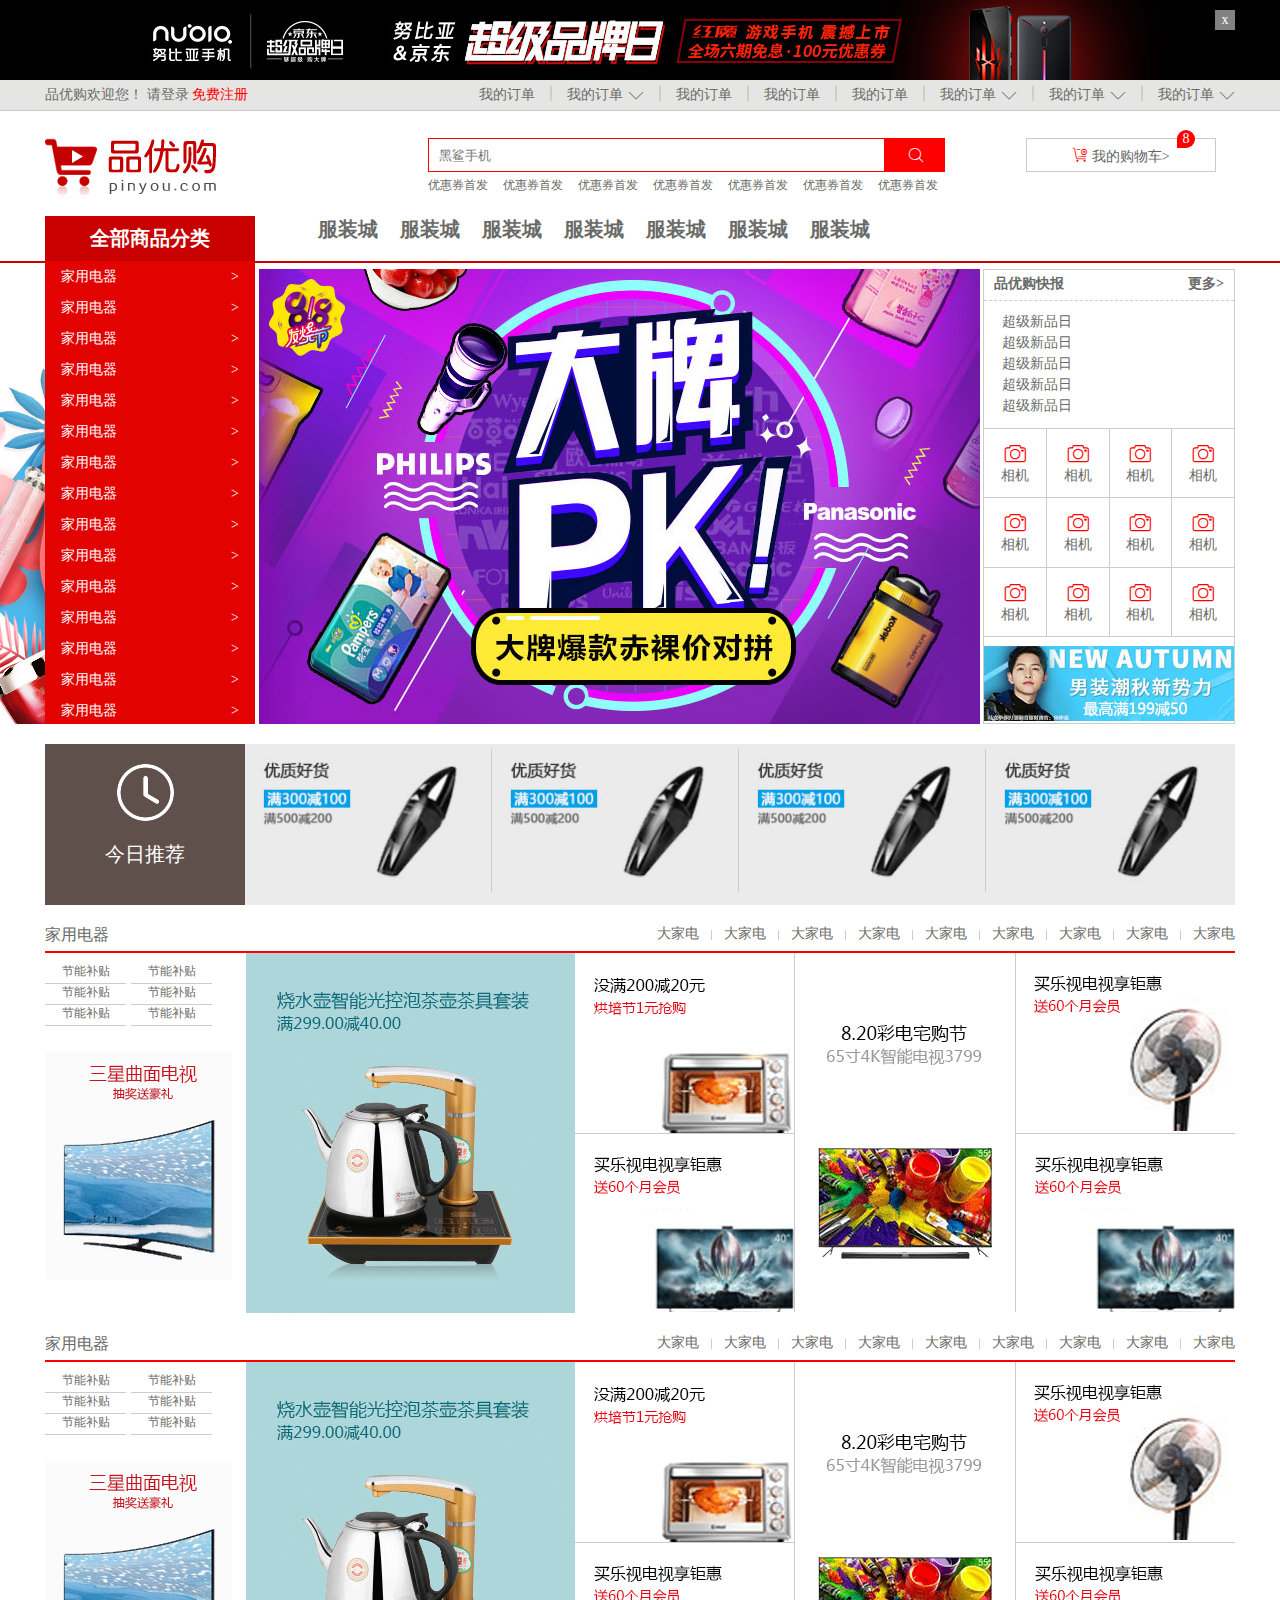
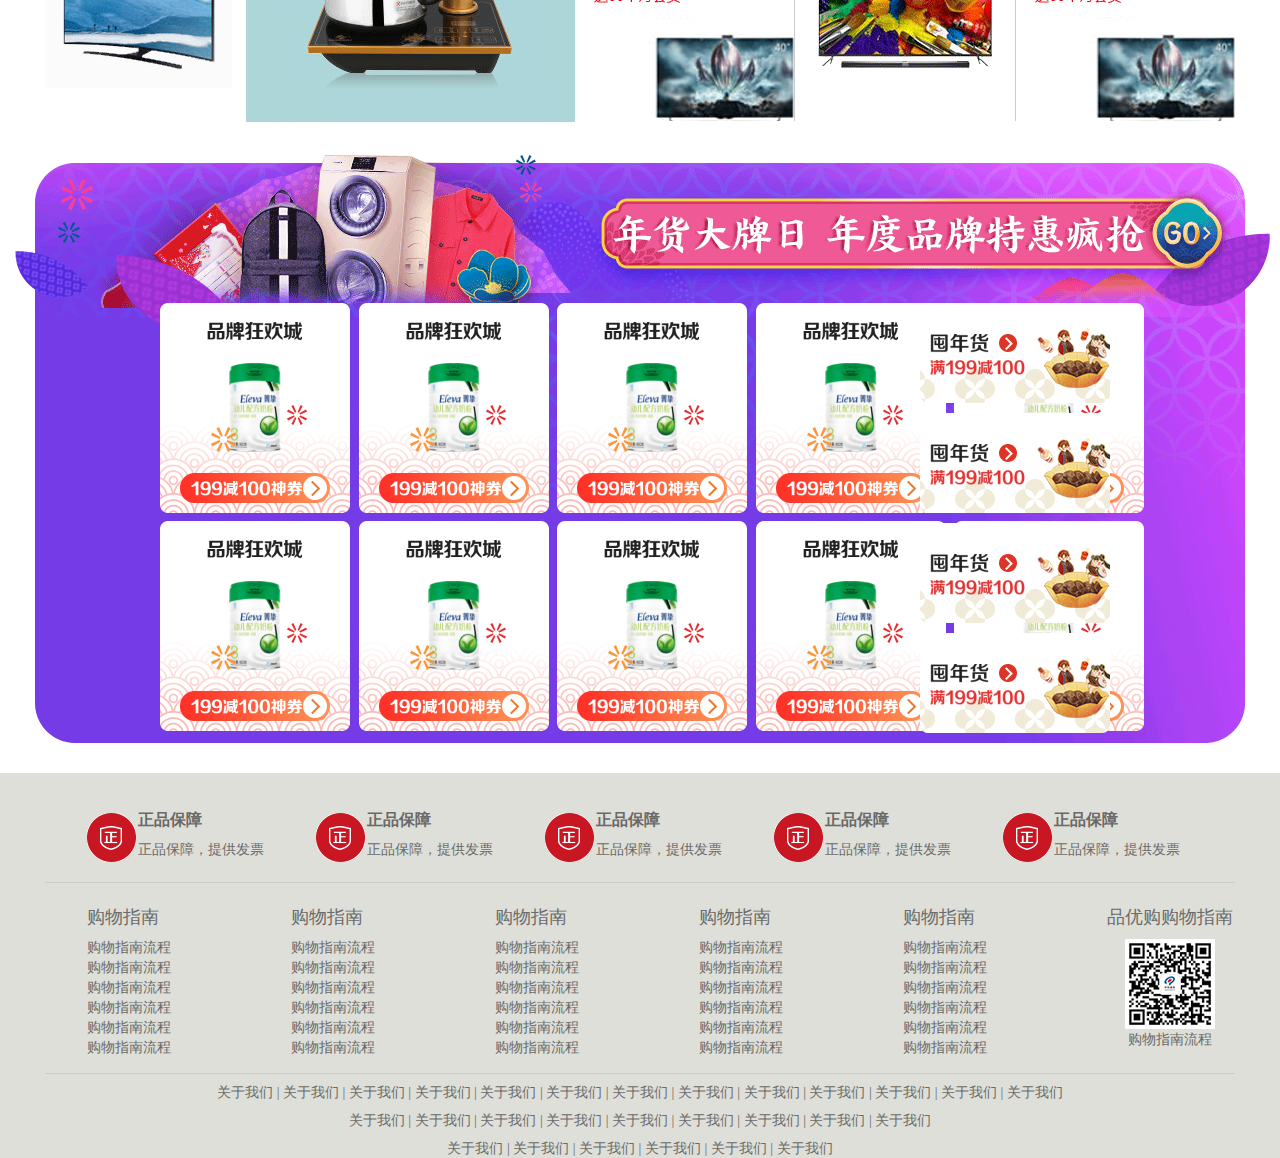
<file: index.html>
<!DOCTYPE html>
<html lang="en">
<head>
    <meta charset="UTF-8">
    <meta name="viewport" content="width=device-width, initial-scale=1.0">
    <meta http-equiv="X-UA-Compatible" content="ie=edge">
    <meta name="keywords" content="网上购物,网上商城,家电,手机,电脑,服装,居家,母婴,美妆,个护,食品,生鲜,品优购">
    <meta name="description" content="品优购-专业的综合网上购物商城，为您提供正品低价的购物选择、优质便捷的服务体验。商品来自全球数十万品牌商家，囊括家电、手机、电脑、服装、居家、母婴、美妆、个护、食品、生鲜等丰富品类，满足各种购物需求。">
    <title>品优购</title>
    <link rel="icon" href="./favicon.ico">
    <link rel="stylesheet" href="./css/base.css">
    <link rel="stylesheet" href="./css/header.css">
    <link rel="stylesheet" href="./css/footer.css">
    <link rel="stylesheet" href="./css/index.css">
    <link rel="stylesheet" href="./iconfont/iconfont.css">
</head>
<body>
    <!-- 头部 -->
    <header class="header">

        <!-- 广告----------------- -->
        <section class="top_banner">
            <section class="w">
                <a href=""><img src="./uploads/top_header.jpg" alt=""></a>
                <section class="close">
                    x
                </section>
            </section>
        </section>

        <!-- 顶部导航------------- -->
        <nav class="top_nav">
            <section class="w">
                <section class="left">
                    品优购欢迎您！
                    <a href="">请登录</a>
                    <a href="" style="color: red">免费注册</a>
                </section>
                <section class="right">
                    <ul>
                        <li class="left"><a href="">我的订单</a></li>
                        <li class="left line"></li>
                        <li class="left"><a href="">我的订单</a></li>
                        <i class="iconfont icon-xiangxiajiantou left"></i>
                        <li class="left line"></li>
                        <li class="left"><a href="">我的订单</a></li>
                        <li class="left line"></li>
                        <li class="left"><a href="">我的订单</a></li>
                        <li class="left line"></li>
                        <li class="left"><a href="">我的订单</a></li>
                        <li class="left line"></li>
                        <li class="left"><a href="">我的订单</a></li>
                        <i class="iconfont icon-xiangxiajiantou left"></i>
                        <li class="left line"></li>
                        <li class="left"><a href="">我的订单</a></li>
                        <i class="iconfont icon-xiangxiajiantou left"></i>
                        <li class="left line"></li>
                        <li class="left"><a href="">我的订单</a></li>
                        <i class="iconfont icon-xiangxiajiantou left"></i>
                    </ul>
                </section>
            </section>
        </nav>

        <!-- 搜索栏--------------- -->

        <section class="search">
            <section class="w">
                <a href=""><img src="./img/logo.png" alt="" class="logo left"></a>
                <section class="search_box left">
                    <input type="text" class="st left" placeholder="黑鲨手机">
                    <input type="button" value="" class="sb left">
                    <i class="iconfont icon-sousuo"></i>
                </section>
                <section class="buy_car left">
                    <i class="iconfont icon-gouwuchetianjia"></i>
                    <a href="">我的购物车&gt;</a>
                    <span>8</span>
                </section>
                <section class="cheap left">
                    <ul>
                        <li class="left"><a href="">优惠券首发</a></li>
                        <li class="left"><a href="">优惠券首发</a></li>
                        <li class="left"><a href="">优惠券首发</a></li>
                        <li class="left"><a href="">优惠券首发</a></li>
                        <li class="left"><a href="">优惠券首发</a></li>
                        <li class="left"><a href="">优惠券首发</a></li>
                        <li class="left"><a href="">优惠券首发</a></li>
                    </ul>
                </section>
            
            
            </section>
        </section>

        <!-- 商品分类------------- -->

        <section class="content1">
            <section class="w">
                <section class="shangpin left">
                    <p>全部商品分类</p>
                    <section class="list">
                        <ul>
                            <li><a href="">家用电器<span class="right">&gt;</span></a></li>
                            <li><a href="">家用电器<span class="right">&gt;</span></a></li>
                            <li><a href="">家用电器<span class="right">&gt;</span></a></li>
                            <li><a href="">家用电器<span class="right">&gt;</span></a></li>
                            <li><a href="">家用电器<span class="right">&gt;</span></a></li>
                            <li><a href="">家用电器<span class="right">&gt;</span></a></li>
                            <li><a href="">家用电器<span class="right">&gt;</span></a></li>
                            <li><a href="">家用电器<span class="right">&gt;</span></a></li>
                            <li><a href="">家用电器<span class="right">&gt;</span></a></li>
                            <li><a href="">家用电器<span class="right">&gt;</span></a></li>
                            <li><a href="">家用电器<span class="right">&gt;</span></a></li>
                            <li><a href="">家用电器<span class="right">&gt;</span></a></li>
                            <li><a href="">家用电器<span class="right">&gt;</span></a></li>
                            <li><a href="">家用电器<span class="right">&gt;</span></a></li>
                            <li><a href="">家用电器<span class="right">&gt;</span></a></li>
                        </ul>
                    </section>
                </section>
                
                <section class="con_nav left">
                    <ul>
                        <li class="left"><a href="">服装城</a></li>
                        <li class="left"><a href="">服装城</a></li>
                        <li class="left"><a href="">服装城</a></li>
                        <li class="left"><a href="">服装城</a></li>
                        <li class="left"><a href="">服装城</a></li>
                        <li class="left"><a href="">服装城</a></li>
                        <li class="left"><a href="">服装城</a></li>
                    </ul>
                </section>
            </section>
            
        </section>

    </header>


    <!-- 广告 -->
    <section class="bgc">
        <section class="banner w">
        <section class="banner_zuo left">
            <a href=""><img src="./uploads/banner.jpg" alt=""></a>
        </section>
        

        <section class="banner_you left">
            <section class="shang">
                <a href="" class="left">品优购快报</a>
                <a href="" class="right">更多<span>&gt;</span></a>
            </section>
            <section class="zhong">
                <ul>
                    <li><a href="">超级新品日</a></li>
                    <li><a href="">超级新品日</a></li>
                    <li><a href="">超级新品日</a></li>
                    <li><a href="">超级新品日</a></li>
                    <li><a href="">超级新品日</a></li>
                </ul>
            </section>
            <section class="xia">
                <table border="1">
                    <tr>
                        <td>
                            <i class="iconfont icon-zhaoxiangji"></i>
                            <p>相机</p>
                        </td>
                        <td>
                            <i class="iconfont icon-zhaoxiangji"></i>
                            <p>相机</p>
                        </td>
                        <td>
                            <i class="iconfont icon-zhaoxiangji"></i>
                            <p>相机</p>
                        </td>
                        <td>
                            <i class="iconfont icon-zhaoxiangji"></i>
                            <p>相机</p>
                        </td>
                    </tr>
                    <tr>
                        <td>
                            <i class="iconfont icon-zhaoxiangji"></i>
                            <p>相机</p>
                        </td>
                        <td>
                            <i class="iconfont icon-zhaoxiangji"></i>
                            <p>相机</p>
                        </td>
                        <td>
                            <i class="iconfont icon-zhaoxiangji"></i>
                            <p>相机</p>
                        </td>
                        <td>
                            <i class="iconfont icon-zhaoxiangji"></i>
                            <p>相机</p>
                        </td>
                    </tr>
                    <tr>
                        <td>
                            <i class="iconfont icon-zhaoxiangji"></i>
                            <p>相机</p>
                        </td>
                        <td>
                            <i class="iconfont icon-zhaoxiangji"></i>
                            <p>相机</p>
                        </td>
                        <td>
                            <i class="iconfont icon-zhaoxiangji"></i>
                            <p>相机</p>
                        </td>
                        <td>
                            <i class="iconfont icon-zhaoxiangji"></i>
                            <p>相机</p>
                        </td>
                    </tr>
                </table>
            </section>
            <section class="zuixia">
                <a href=""><img src="./uploads/ad.jpg" alt=""></a>
            </section>
        </section>

        </section>
    </section>



    

    <!-- 今日推荐 -->
    <section class="content_tuijian w">
        <section class="content_one left">
            <img src="./img/clock.png" alt="">
            <p>今日推荐</p>
        </section>
            <section class="content_two left">
                
                <section class="biankuang left">
                    <a href=""> <img src="./uploads/re-img1.jpg" alt=""></a>
                </section>
                <section class="biankuang left">
                    <a href=""> <img src="./uploads/re-img1.jpg" alt=""></a>
                </section>
                <section class="biankuang left">
                    <a href=""> <img src="./uploads/re-img1.jpg" alt=""></a>
                </section>
                <section class="biankuang left la">
                    <a href=""> <img src="./uploads/re-img1.jpg" alt=""></a>
                </section>
                
          
         
            </section>
    </section>


    <!-- 家用电器 -->
    <section class="content_dianqi w">
        <section class="title">
            <span>家用电器</span>
            <ul class="right">
                <li class="left"><a href="">大家电</a></li>
                <li class="left line"></li>
                <li class="left"><a href="">大家电</a></li>
                <li class="left line"></li>
                <li class="left"><a href="">大家电</a></li>
                <li class="left line"></li>
                <li class="left"><a href="">大家电</a></li>
                <li class="left line"></li>
                <li class="left"><a href="">大家电</a></li>
                <li class="left line"></li>
                <li class="left"><a href="">大家电</a></li>
                <li class="left line"></li>
                <li class="left"><a href="">大家电</a></li>
                <li class="left line"></li>
                <li class="left"><a href="">大家电</a></li>
                <li class="left line"></li>
                <li class="left"><a href="">大家电</a></li>
           
            </ul>
        </section>
        <section class="tupian">
            <section class="t_z">
                <section class="t_z_z left">
                    <section class="list1">
                        <ul class="left">
                            <li><a href="">节能补贴</a></li>
                            <li><a href="">节能补贴</a></li>
                            <li><a href="">节能补贴</a></li>
                        </ul>
                        <ul class="left">
                            <li><a href="">节能补贴</a></li>
                            <li><a href="">节能补贴</a></li>
                            <li><a href="">节能补贴</a></li>
                        </ul>
                    </section>
                    <section class="sanxing">   
                        <a href=""><img src="./uploads/floor-1-1.png" alt=""></a>
                    </section>
                </section>
                <section class="t_z_y left">
                    <a href=""><img src="./uploads/floor-1-b01.png" alt=""></a>
                </section>
            </section>
            <section class="t_y">
                <ul class="left">
                    <li class="t_y_1">
                        <a href=""><img src="./uploads/floor-1-2.png" alt=""></a>
                    </li>
                    <li>
                        <a href=""><img src="./uploads/floor-1-3.png" alt=""></a>
                    </li>
                </ul>
                <ul class="left">
                    <li class="t_y_2">
                        <a href=""><img src="./uploads/floor-1-4.png" alt=""></a>
                    </li>
                </ul>
                <ul class="left">
                    <li class="t_y_1">
                        <a href=""><img src="./uploads/floor-1-6.png" alt=""></a>
                    </li>
                    <li>
                        <a href=""><img src="./uploads/floor-1-3.png" alt=""></a>
                    </li>
                </ul>
            </section>
        </section>
    </section>
    <section class="content_dianqi w">
        <section class="title">
            <span>家用电器</span>
            <ul class="right">
                <li class="left"><a href="">大家电</a></li>
                <li class="left line"></li>
                <li class="left"><a href="">大家电</a></li>
                <li class="left line"></li>
                <li class="left"><a href="">大家电</a></li>
                <li class="left line"></li>
                <li class="left"><a href="">大家电</a></li>
                <li class="left line"></li>
                <li class="left"><a href="">大家电</a></li>
                <li class="left line"></li>
                <li class="left"><a href="">大家电</a></li>
                <li class="left line"></li>
                <li class="left"><a href="">大家电</a></li>
                <li class="left line"></li>
                <li class="left"><a href="">大家电</a></li>
                <li class="left line"></li>
                <li class="left"><a href="">大家电</a></li>
           
            </ul>
        </section>
        <section class="tupian">
            <section class="t_z">
                <section class="t_z_z left">
                    <section class="list1">
                        <ul class="left">
                            <li><a href="">节能补贴</a></li>
                            <li><a href="">节能补贴</a></li>
                            <li><a href="">节能补贴</a></li>
                        </ul>
                        <ul class="left">
                            <li><a href="">节能补贴</a></li>
                            <li><a href="">节能补贴</a></li>
                            <li><a href="">节能补贴</a></li>
                        </ul>
                    </section>
                    <section class="sanxing">   
                        <a href=""><img src="./uploads/floor-1-1.png" alt=""></a>
                    </section>
                </section>
                <section class="t_z_y left">
                    <a href=""><img src="./uploads/floor-1-b01.png" alt=""></a>
                </section>
            </section>
            <section class="t_y">
                <ul class="left">
                    <li class="t_y_1">
                        <a href=""><img src="./uploads/floor-1-2.png" alt=""></a>
                    </li>
                    <li>
                        <a href=""><img src="./uploads/floor-1-3.png" alt=""></a>
                    </li>
                </ul>
                <ul class="left">
                    <li class="t_y_2">
                        <a href=""><img src="./uploads/floor-1-4.png" alt=""></a>
                    </li>
                </ul>
                <ul class="left">
                    <li class="t_y_1">
                        <a href=""><img src="./uploads/floor-1-6.png" alt=""></a>
                    </li>
                    <li>
                        <a href=""><img src="./uploads/floor-1-3.png" alt=""></a>
                    </li>
                </ul>
            </section>
        </section>
    </section>



    <!-- 年货大牌日 -->

    <section class="beijing">
        <a href=""><img src="./uploads/bg.png" alt=""></a>
        <section class="w">
            <section class="fenkuai1">
                <a href=""><img src="./uploads/2.png" alt=""></a>
                <a href=""><img src="./uploads/2.png" alt=""></a>
                <a href=""><img src="./uploads/2.png" alt=""></a>
                <a href=""><img src="./uploads/2.png" alt=""></a>
                <a href=""><img src="./uploads/2.png" alt=""></a>
            </section>
            <section class="fenkuai2">
                <a href=""><img src="./uploads/2.png" alt=""></a>
                <a href=""><img src="./uploads/2.png" alt=""></a>
                <a href=""><img src="./uploads/2.png" alt=""></a>
                <a href=""><img src="./uploads/2.png" alt=""></a>
                <a href=""><img src="./uploads/2.png" alt=""></a>
            </section>
            <section class="fenkuai3">
                <a href=""><img src="./uploads/1.png" alt=""></a>
                <a href=""><img src="./uploads/1.png" alt=""></a>
                <a href=""><img src="./uploads/1.png" alt=""></a>
                <a href=""><img src="./uploads/1.png" alt=""></a>

            </section>
        </section>



    </section>


    <!-- 尾部 -->
    <footer class="footer">
        <section class="w">
            <section class="footer1">
                <section class="footer1_1 left">
                    <section class="zheng left"></section>
                    <section class="text left">
                        <p>正品保障</p>
                        <p>正品保障，提供发票</p>
                    </section>
                </section>
                <section class="footer1_1 left">
                    <section class="zheng left"></section>
                    <section class="text left">
                        <p>正品保障</p>
                        <p>正品保障，提供发票</p>
                    </section>
                </section>
                <section class="footer1_1 left">
                    <section class="zheng left"></section>
                    <section class="text left">
                        <p>正品保障</p>
                        <p>正品保障，提供发票</p>
                    </section>
                </section>
                <section class="footer1_1 left">
                    <section class="zheng left"></section>
                    <section class="text left">
                        <p>正品保障</p>
                        <p>正品保障，提供发票</p>
                    </section>
                </section>
                <section class="footer1_1 left">
                    <section class="zheng left"></section>
                    <section class="text left">
                        <p>正品保障</p>
                        <p>正品保障，提供发票</p>
                    </section>
                </section>
            </section>
            <section class="footer2">
                <section class="lis">
                <dl class="left">
                    <dd>购物指南</dd>
                    <dt>购物指南流程</dt>
                    <dt>购物指南流程</dt>
                    <dt>购物指南流程</dt>
                    <dt>购物指南流程</dt>
                    <dt>购物指南流程</dt>
                    <dt>购物指南流程</dt>
                </dl>
                <dl class="left">
                    <dd>购物指南</dd>
                    <dt>购物指南流程</dt>
                    <dt>购物指南流程</dt>
                    <dt>购物指南流程</dt>
                    <dt>购物指南流程</dt>
                    <dt>购物指南流程</dt>
                    <dt>购物指南流程</dt>
                </dl>
                <dl class="left">
                    <dd>购物指南</dd>
                    <dt>购物指南流程</dt>
                    <dt>购物指南流程</dt>
                    <dt>购物指南流程</dt>
                    <dt>购物指南流程</dt>
                    <dt>购物指南流程</dt>
                    <dt>购物指南流程</dt>
                </dl>
                <dl class="left">
                    <dd>购物指南</dd>
                    <dt>购物指南流程</dt>
                    <dt>购物指南流程</dt>
                    <dt>购物指南流程</dt>
                    <dt>购物指南流程</dt>
                    <dt>购物指南流程</dt>
                    <dt>购物指南流程</dt>
                </dl>
                <dl class="left">
                    <dd>购物指南</dd>
                    <dt>购物指南流程</dt>
                    <dt>购物指南流程</dt>
                    <dt>购物指南流程</dt>
                    <dt>购物指南流程</dt>
                    <dt>购物指南流程</dt>
                    <dt>购物指南流程</dt>
                </dl>
                <dl class="left">
                    <dd>品优购购物指南</dd>
                    <dt><img src="./img/wx_cz.jpg" alt=""></dt>
                    <dt>购物指南流程</dt>
                </dl>
                </section>
            </section>
            <section class="footer3">
                <p>
                    <a href="">关于我们</a>
                    <span>|</span>
                    <a href="">关于我们</a>
                    <span>|</span>
                    <a href="">关于我们</a>
                    <span>|</span>
                    <a href="">关于我们</a>
                    <span>|</span>
                    <a href="">关于我们</a>
                    <span>|</span>
                    <a href="">关于我们</a>
                    <span>|</span>
                    <a href="">关于我们</a>
                    <span>|</span>
                    <a href="">关于我们</a>
                    <span>|</span>
                    <a href="">关于我们</a>
                    <span>|</span>
                    <a href="">关于我们</a>
                    <span>|</span>
                    <a href="">关于我们</a>
                    <span>|</span>
                    <a href="">关于我们</a>
                    <span>|</span>
                    <a href="">关于我们</a>
              
                </p>
                 <p>
                    <a href="">关于我们</a>
                    <span>|</span>
                    <a href="">关于我们</a>
                    <span>|</span>
                    <a href="">关于我们</a>
                    <span>|</span>
                    <a href="">关于我们</a>
                    <span>|</span>
                    <a href="">关于我们</a>
                    <span>|</span>
                    <a href="">关于我们</a>
                    <span>|</span>
                    <a href="">关于我们</a>
                    <span>|</span>
                    <a href="">关于我们</a>
                    <span>|</span>
                    <a href="">关于我们</a>
                </p>
                <p>
                        <a href="">关于我们</a>
                        <span>|</span>
                        <a href="">关于我们</a>
                        <span>|</span>
                        <a href="">关于我们</a>
                        <span>|</span>
                        <a href="">关于我们</a>
                        <span>|</span>
                        <a href="">关于我们</a>
                        <span>|</span>
                        <a href="">关于我们</a>
                    
                      
                    </p>
            </section>
        </section>
    </footer>
</body>
</html>
</file>
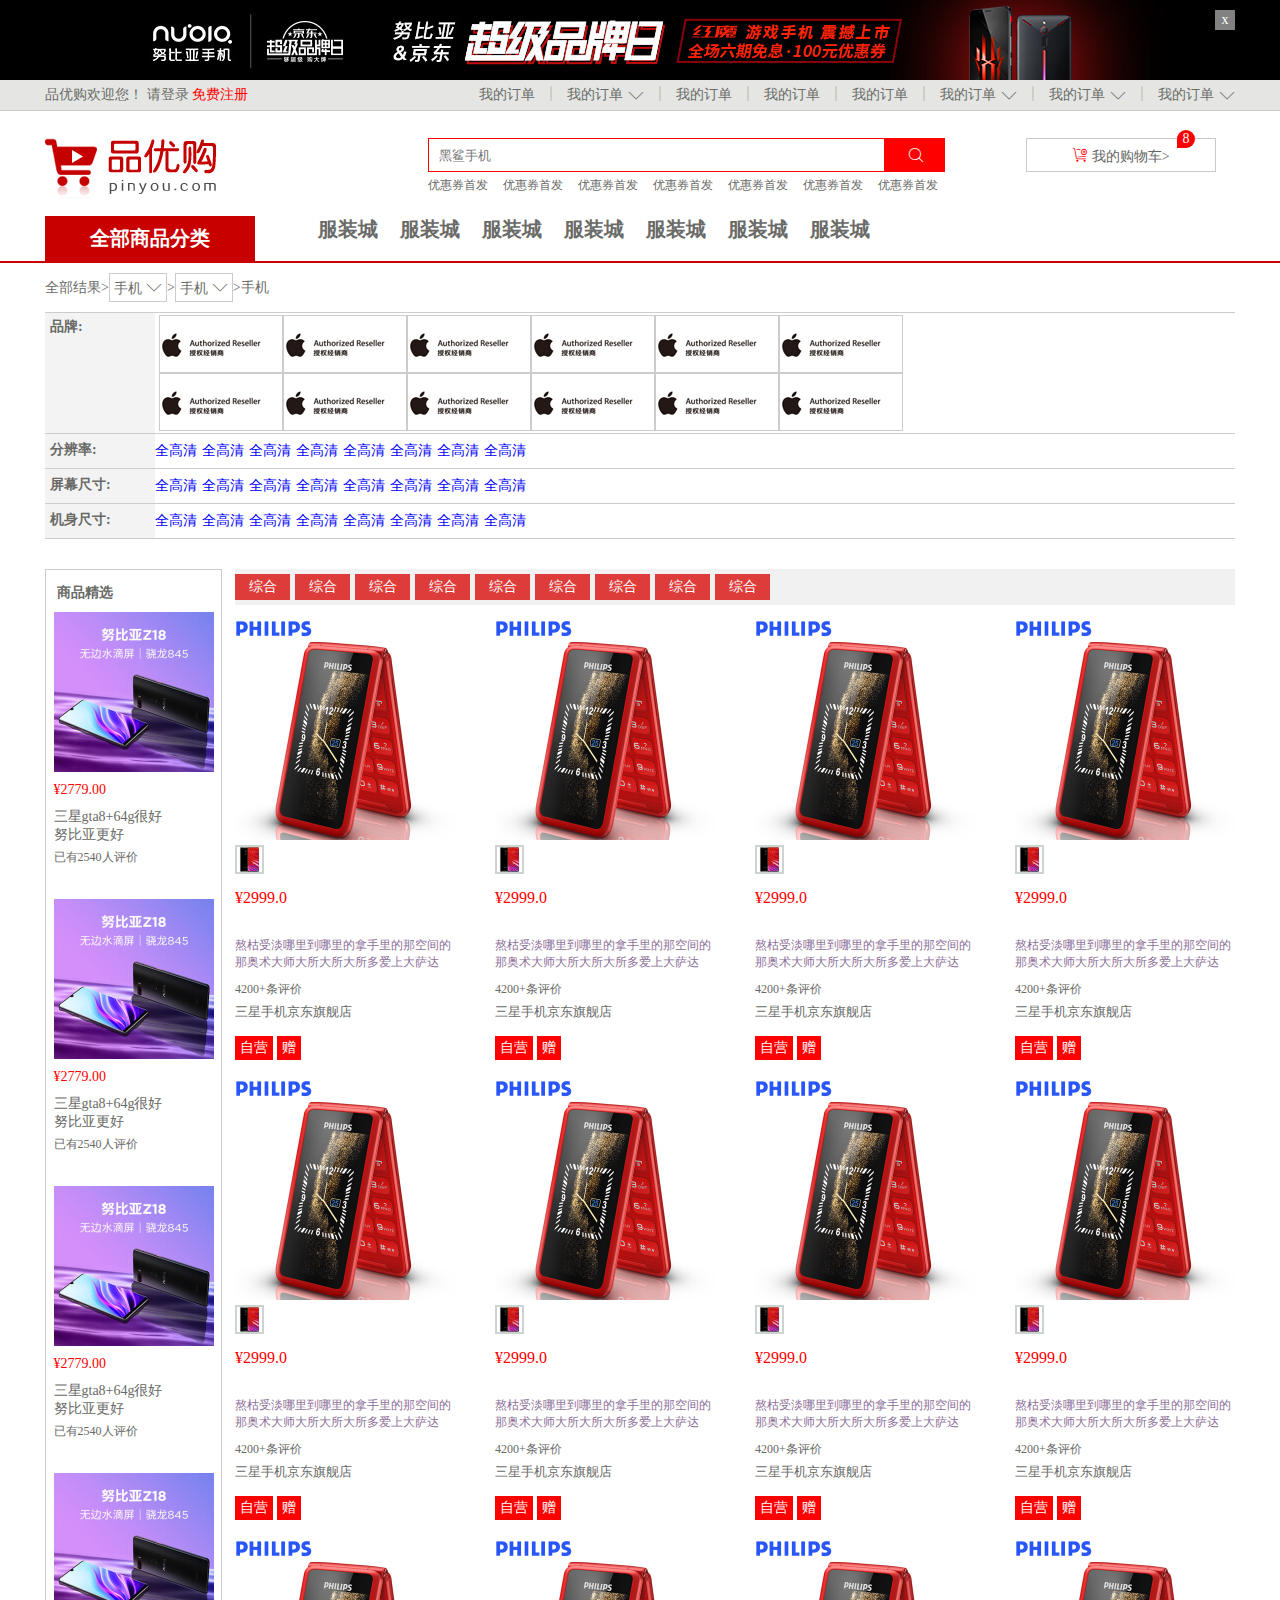
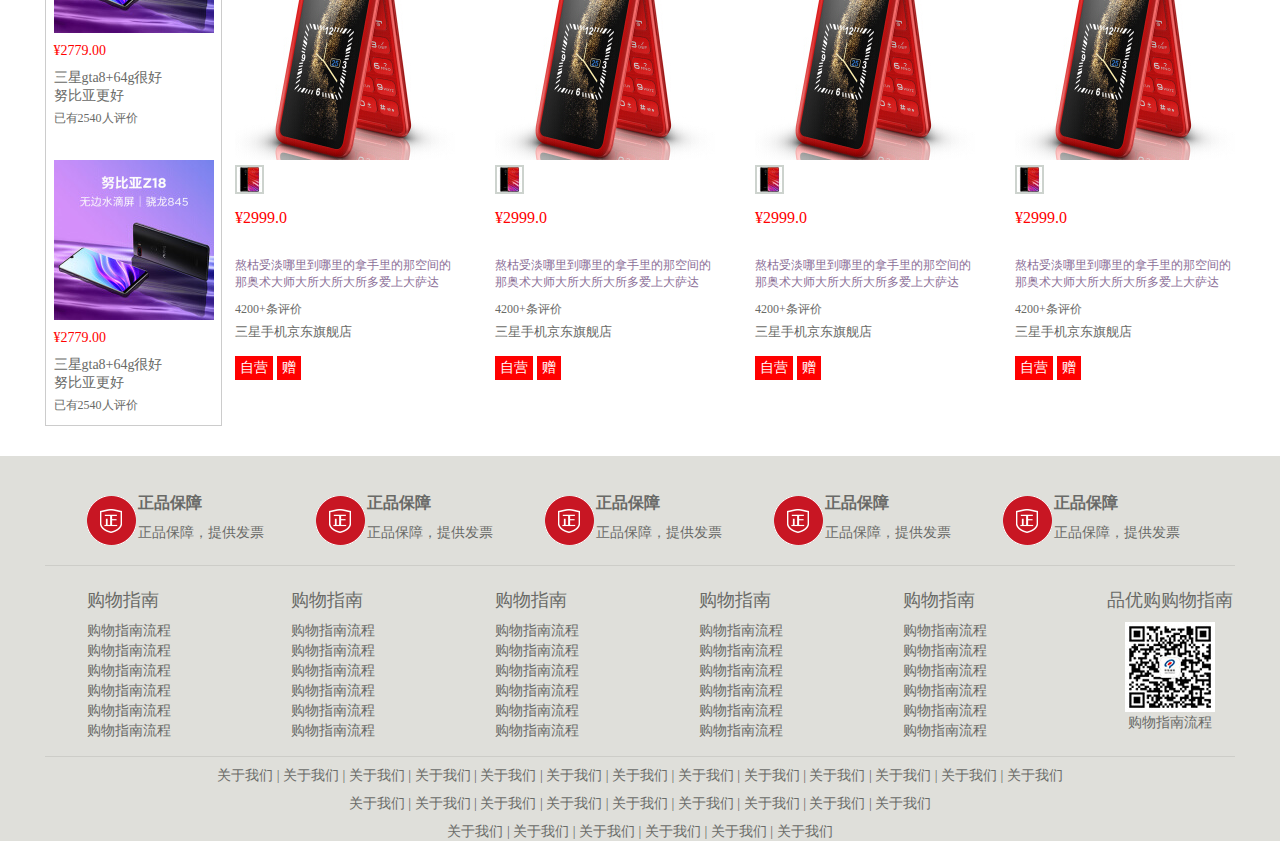
<file: list.html>
<!DOCTYPE html>
<html lang="en">
<head>
    <meta charset="UTF-8">
    <meta name="viewport" content="width=device-width, initial-scale=1.0">
    <meta http-equiv="X-UA-Compatible" content="ie=edge">
    <title>品优购</title>
    <link rel="icon" href="./favicon.ico">
    <link rel="stylesheet" href="./css/base.css">
    <link rel="stylesheet" href="./css/header.css">
    <link rel="stylesheet" href="./css/footer.css">
    <link rel="stylesheet" href="./css/index.css">
    <link rel="stylesheet" href="./css/list.css">
    <link rel="stylesheet" href="./iconfont/iconfont.css">
</head>
<body>
    <!-- 头部 -->
    <header class="header">

        <!-- 广告----------------- -->
        <section class="top_banner">
            <section class="w">
                <a href=""><img src="./uploads/top_header.jpg" alt=""></a>
                <section class="close">
                    x
                </section>
            </section>
        </section>

        <!-- 顶部导航------------- -->
        <nav class="top_nav">
            <section class="w">
                <section class="left">
                    品优购欢迎您！
                    <a href="">请登录</a>
                    <a href="" style="color: red">免费注册</a>
                </section>
                <section class="right">
                    <ul>
                        <li class="left"><a href="">我的订单</a></li>
                        <li class="left line"></li>
                        <li class="left"><a href="">我的订单</a></li>
                        <i class="iconfont icon-xiangxiajiantou left"></i>
                        <li class="left line"></li>
                        <li class="left"><a href="">我的订单</a></li>
                        <li class="left line"></li>
                        <li class="left"><a href="">我的订单</a></li>
                        <li class="left line"></li>
                        <li class="left"><a href="">我的订单</a></li>
                        <li class="left line"></li>
                        <li class="left"><a href="">我的订单</a></li>
                        <i class="iconfont icon-xiangxiajiantou left"></i>
                        <li class="left line"></li>
                        <li class="left"><a href="">我的订单</a></li>
                        <i class="iconfont icon-xiangxiajiantou left"></i>
                        <li class="left line"></li>
                        <li class="left"><a href="">我的订单</a></li>
                        <i class="iconfont icon-xiangxiajiantou left"></i>
                    </ul>
                </section>
            </section>
        </nav>

        <!-- 搜索栏--------------- -->

        <section class="search">
            <section class="w">
                <a href=""><img src="./img/logo.png" alt="" class="logo left"></a>
                <section class="search_box left">
                    <input type="text" class="st left" placeholder="黑鲨手机">
                    <input type="button" value="" class="sb left">
                    <i class="iconfont icon-sousuo"></i>
                </section>
                <section class="buy_car left">
                    <i class="iconfont icon-gouwuchetianjia"></i>
                    <a href="">我的购物车&gt;</a>
                    <span>8</span>
                </section>
                <section class="cheap left">
                    <ul>
                        <li class="left"><a href="">优惠券首发</a></li>
                        <li class="left"><a href="">优惠券首发</a></li>
                        <li class="left"><a href="">优惠券首发</a></li>
                        <li class="left"><a href="">优惠券首发</a></li>
                        <li class="left"><a href="">优惠券首发</a></li>
                        <li class="left"><a href="">优惠券首发</a></li>
                        <li class="left"><a href="">优惠券首发</a></li>
                    </ul>
                </section>
            
            
            </section>
        </section>

        <!-- 商品分类------------- -->

        <section class="content1">
            <section class="w">
                <section class="shangpin left">
                    <p>全部商品分类</p>
                    <section class="list">
                        <ul>
                            <li><a href="">家用电器<span class="right">&gt;</span></a></li>
                            <li><a href="">家用电器<span class="right">&gt;</span></a></li>
                            <li><a href="">家用电器<span class="right">&gt;</span></a></li>
                            <li><a href="">家用电器<span class="right">&gt;</span></a></li>
                            <li><a href="">家用电器<span class="right">&gt;</span></a></li>
                            <li><a href="">家用电器<span class="right">&gt;</span></a></li>
                            <li><a href="">家用电器<span class="right">&gt;</span></a></li>
                            <li><a href="">家用电器<span class="right">&gt;</span></a></li>
                            <li><a href="">家用电器<span class="right">&gt;</span></a></li>
                            <li><a href="">家用电器<span class="right">&gt;</span></a></li>
                            <li><a href="">家用电器<span class="right">&gt;</span></a></li>
                            <li><a href="">家用电器<span class="right">&gt;</span></a></li>
                            <li><a href="">家用电器<span class="right">&gt;</span></a></li>
                            <li><a href="">家用电器<span class="right">&gt;</span></a></li>
                            <li><a href="">家用电器<span class="right">&gt;</span></a></li>
                        </ul>
                    </section>
                </section>
                
                <section class="con_nav left">
                    <ul>
                        <li class="left"><a href="">服装城</a></li>
                        <li class="left"><a href="">服装城</a></li>
                        <li class="left"><a href="">服装城</a></li>
                        <li class="left"><a href="">服装城</a></li>
                        <li class="left"><a href="">服装城</a></li>
                        <li class="left"><a href="">服装城</a></li>
                        <li class="left"><a href="">服装城</a></li>
                    </ul>
                </section>
            </section>
            
        </section>

    </header>


    <!-- 中部 -->
    <section class="center_title w">
        <ul>
            <li class="left"><a href="">全部结果</a></li>
            <li class="left">&gt;</li>
            <li class="left"><a href="">手机</a> <i class="iconfont icon-xiangxiajiantou"></i></li>
            <li class="left">&gt;</li>
            <li class="left"><a href="">手机</a> <i class="iconfont icon-xiangxiajiantou"></i></li>
            <li class="left">&gt;</li>
            <li class="left"><a href="">手机</a></li>
        </ul>
    </section>

    <section class="pinpai w claerfix">
        <h3 class="left">品牌:</h3>
        <ul class="left">
            <li class="left"><a href=""><img src="./list_img/1.jpg" alt=""></a></li>
            <li class="left"><a href=""><img src="./list_img/1.jpg" alt=""></a></li>
            <li class="left"><a href=""><img src="./list_img/1.jpg" alt=""></a></li>
            <li class="left"><a href=""><img src="./list_img/1.jpg" alt=""></a></li>
            <li class="left"><a href=""><img src="./list_img/1.jpg" alt=""></a></li>
            <li class="left"><a href=""><img src="./list_img/1.jpg" alt=""></a></li>
            <li class="left"><a href=""><img src="./list_img/1.jpg" alt=""></a></li>
            <li class="left"><a href=""><img src="./list_img/1.jpg" alt=""></a></li>
            <li class="left"><a href=""><img src="./list_img/1.jpg" alt=""></a></li>
            <li class="left"><a href=""><img src="./list_img/1.jpg" alt=""></a></li>
            <li class="left"><a href=""><img src="./list_img/1.jpg" alt=""></a></li>
            <li class="left"><a href=""><img src="./list_img/1.jpg" alt=""></a></li>
        </ul>
    </section>
    <section class="fenbianlv w clearfix">
        <h3 class="left">分辨率:</h3>  
        <ul class="left">
            <li class="left"><a href="">全高清</a></li>
            <li class="left"><a href="">全高清</a></li>
            <li class="left"><a href="">全高清</a></li>
            <li class="left"><a href="">全高清</a></li>
            <li class="left"><a href="">全高清</a></li>
            <li class="left"><a href="">全高清</a></li>
            <li class="left"><a href="">全高清</a></li>
            <li class="left"><a href="">全高清</a></li>
        </ul>
    </section>
    <section class="fenbianlv w clearfix">
        <h3 class="left">屏幕尺寸:</h3>  
        <ul class="left">
            <li class="left"><a href="">全高清</a></li>
            <li class="left"><a href="">全高清</a></li>
            <li class="left"><a href="">全高清</a></li>
            <li class="left"><a href="">全高清</a></li>
            <li class="left"><a href="">全高清</a></li>
            <li class="left"><a href="">全高清</a></li>
            <li class="left"><a href="">全高清</a></li>
            <li class="left"><a href="">全高清</a></li>
        </ul>
    </section>
    <section class="fenbianlv w clearfix">
        <h3 class="left">机身尺寸:</h3>  
        <ul class="left">
            <li class="left"><a href="">全高清</a></li>
            <li class="left"><a href="">全高清</a></li>
            <li class="left"><a href="">全高清</a></li>
            <li class="left"><a href="">全高清</a></li>
            <li class="left"><a href="">全高清</a></li>
            <li class="left"><a href="">全高清</a></li>
            <li class="left"><a href="">全高清</a></li>
            <li class="left"><a href="">全高清</a></li>
        </ul>
    </section>




    <!-- 商品-- -->


     <section class="zhongbu w claerfix">
        <section class="le_shop left">
            <h4>商品精选</h4>
            <section class="nby">   
                <a href=""><img src="./list_img/3.jpg" alt=""></a>
                <p style="color: red" class="one">&yen;2779.00</p>
                <p>三星gta8+64g很好</p>
                <p>努比亚更好</p>
                <p>已有2540人评价</p>
            </section>
            <section class="nby">   
                <a href=""><img src="./list_img/3.jpg" alt=""></a>
                <p style="color: red" class="one">&yen;2779.00</p>
                <p>三星gta8+64g很好</p>
                <p>努比亚更好</p>
                <p>已有2540人评价</p>
            </section>
            <section class="nby">   
                <a href=""><img src="./list_img/3.jpg" alt=""></a>
                <p style="color: red" class="one">&yen;2779.00</p>
                <p>三星gta8+64g很好</p>
                <p>努比亚更好</p>
                <p>已有2540人评价</p>
            </section>
            <section class="nby">   
                <a href=""><img src="./list_img/3.jpg" alt=""></a>
                <p style="color: red" class="one">&yen;2779.00</p>
                <p>三星gta8+64g很好</p>
                <p>努比亚更好</p>
                <p>已有2540人评价</p>
            </section>
            <section class="nby">   
                <a href=""><img src="./list_img/3.jpg" alt=""></a>
                <p style="color: red" class="one">&yen;2779.00</p>
                <p>三星gta8+64g很好</p>
                <p>努比亚更好</p>
                <p>已有2540人评价</p>
            </section>







        </section>


        <section class="ri_shop right">
            <section class="tit">
            <ul>
                <li class="left"><a href="">综合</a></li>
                <li class="left"><a href="">综合</a></li>
                <li class="left"><a href="">综合</a></li>
                <li class="left"><a href="">综合</a></li>
                <li class="left"><a href="">综合</a></li>
                <li class="left"><a href="">综合</a></li>
                <li class="left"><a href="">综合</a></li>
                <li class="left"><a href="">综合</a></li>
                <li class="left"><a href="">综合</a></li>
            </ul>
            </section>

            <section class="you">
                <section class="phi left">
                    <a href=""><img src="./list_img/5.jpg" alt=""></a>
                    <a href=""><img src="./list_img/6.jpg" alt=""></a>
                    <p>&yen;2999.0</p>
                    <p>熬枯受淡哪里到哪里的拿手里的那空间的那奥术大师大所大所大所多爱上大萨达</p>
                    <p>4200+条评价</p>
                    <p>三星手机京东旗舰店</p>
                    <span>自营</span>
                    <span>赠</span>
                </section>
                <section class="phi left">
                    <a href=""><img src="./list_img/5.jpg" alt=""></a>
                    <a href=""><img src="./list_img/6.jpg" alt=""></a>
                    <p>&yen;2999.0</p>
                    <p>熬枯受淡哪里到哪里的拿手里的那空间的那奥术大师大所大所大所多爱上大萨达</p>
                    <p>4200+条评价</p>
                    <p>三星手机京东旗舰店</p>
                    <span>自营</span>
                    <span>赠</span>
                </section>
                <section class="phi left">
                    <a href=""><img src="./list_img/5.jpg" alt=""></a>
                    <a href=""><img src="./list_img/6.jpg" alt=""></a>
                    <p>&yen;2999.0</p>
                    <p>熬枯受淡哪里到哪里的拿手里的那空间的那奥术大师大所大所大所多爱上大萨达</p>
                    <p>4200+条评价</p>
                    <p>三星手机京东旗舰店</p>
                    <span>自营</span>
                    <span>赠</span>
                </section>
                <section class="phi left">
                    <a href=""><img src="./list_img/5.jpg" alt=""></a>
                    <a href=""><img src="./list_img/6.jpg" alt=""></a>
                    <p>&yen;2999.0</p>
                    <p>熬枯受淡哪里到哪里的拿手里的那空间的那奥术大师大所大所大所多爱上大萨达</p>
                    <p>4200+条评价</p>
                    <p>三星手机京东旗舰店</p>
                    <span>自营</span>
                    <span>赠</span>
                </section>
                <section class="phi left">
                    <a href=""><img src="./list_img/5.jpg" alt=""></a>
                    <a href=""><img src="./list_img/6.jpg" alt=""></a>
                    <p>&yen;2999.0</p>
                    <p>熬枯受淡哪里到哪里的拿手里的那空间的那奥术大师大所大所大所多爱上大萨达</p>
                    <p>4200+条评价</p>
                    <p>三星手机京东旗舰店</p>
                    <span>自营</span>
                    <span>赠</span>
                </section>
                <section class="phi left">
                    <a href=""><img src="./list_img/5.jpg" alt=""></a>
                    <a href=""><img src="./list_img/6.jpg" alt=""></a>
                    <p>&yen;2999.0</p>
                    <p>熬枯受淡哪里到哪里的拿手里的那空间的那奥术大师大所大所大所多爱上大萨达</p>
                    <p>4200+条评价</p>
                    <p>三星手机京东旗舰店</p>
                    <span>自营</span>
                    <span>赠</span>
                </section>
                <section class="phi left">
                    <a href=""><img src="./list_img/5.jpg" alt=""></a>
                    <a href=""><img src="./list_img/6.jpg" alt=""></a>
                    <p>&yen;2999.0</p>
                    <p>熬枯受淡哪里到哪里的拿手里的那空间的那奥术大师大所大所大所多爱上大萨达</p>
                    <p>4200+条评价</p>
                    <p>三星手机京东旗舰店</p>
                    <span>自营</span>
                    <span>赠</span>
                </section>
                <section class="phi left">
                    <a href=""><img src="./list_img/5.jpg" alt=""></a>
                    <a href=""><img src="./list_img/6.jpg" alt=""></a>
                    <p>&yen;2999.0</p>
                    <p>熬枯受淡哪里到哪里的拿手里的那空间的那奥术大师大所大所大所多爱上大萨达</p>
                    <p>4200+条评价</p>
                    <p>三星手机京东旗舰店</p>
                    <span>自营</span>
                    <span>赠</span>
                </section>
                <section class="phi left">
                    <a href=""><img src="./list_img/5.jpg" alt=""></a>
                    <a href=""><img src="./list_img/6.jpg" alt=""></a>
                    <p>&yen;2999.0</p>
                    <p>熬枯受淡哪里到哪里的拿手里的那空间的那奥术大师大所大所大所多爱上大萨达</p>
                    <p>4200+条评价</p>
                    <p>三星手机京东旗舰店</p>
                    <span>自营</span>
                    <span>赠</span>
                </section>
                <section class="phi left">
                    <a href=""><img src="./list_img/5.jpg" alt=""></a>
                    <a href=""><img src="./list_img/6.jpg" alt=""></a>
                    <p>&yen;2999.0</p>
                    <p>熬枯受淡哪里到哪里的拿手里的那空间的那奥术大师大所大所大所多爱上大萨达</p>
                    <p>4200+条评价</p>
                    <p>三星手机京东旗舰店</p>
                    <span>自营</span>
                    <span>赠</span>
                </section>
                <section class="phi left">
                    <a href=""><img src="./list_img/5.jpg" alt=""></a>
                    <a href=""><img src="./list_img/6.jpg" alt=""></a>
                    <p>&yen;2999.0</p>
                    <p>熬枯受淡哪里到哪里的拿手里的那空间的那奥术大师大所大所大所多爱上大萨达</p>
                    <p>4200+条评价</p>
                    <p>三星手机京东旗舰店</p>
                    <span>自营</span>
                    <span>赠</span>
                </section>
                <section class="phi left">
                    <a href=""><img src="./list_img/5.jpg" alt=""></a>
                    <a href=""><img src="./list_img/6.jpg" alt=""></a>
                    <p>&yen;2999.0</p>
                    <p>熬枯受淡哪里到哪里的拿手里的那空间的那奥术大师大所大所大所多爱上大萨达</p>
                    <p>4200+条评价</p>
                    <p>三星手机京东旗舰店</p>
                    <span>自营</span>
                    <span>赠</span>
                </section>































            </section>
        </section>
     </section>

    
    
    
    
    
    
    
    
    <!-- 尾部 -->
    <footer class="footer">
        <section class="w">
            <section class="footer1">
                <section class="footer1_1 left">
                    <section class="zheng left"></section>
                    <section class="text left">
                        <p>正品保障</p>
                        <p>正品保障，提供发票</p>
                    </section>
                </section>
                <section class="footer1_1 left">
                    <section class="zheng left"></section>
                    <section class="text left">
                        <p>正品保障</p>
                        <p>正品保障，提供发票</p>
                    </section>
                </section>
                <section class="footer1_1 left">
                    <section class="zheng left"></section>
                    <section class="text left">
                        <p>正品保障</p>
                        <p>正品保障，提供发票</p>
                    </section>
                </section>
                <section class="footer1_1 left">
                    <section class="zheng left"></section>
                    <section class="text left">
                        <p>正品保障</p>
                        <p>正品保障，提供发票</p>
                    </section>
                </section>
                <section class="footer1_1 left">
                    <section class="zheng left"></section>
                    <section class="text left">
                        <p>正品保障</p>
                        <p>正品保障，提供发票</p>
                    </section>
                </section>
            </section>
            <section class="footer2">
                <section class="lis">
                <dl class="left">
                    <dd>购物指南</dd>
                    <dt>购物指南流程</dt>
                    <dt>购物指南流程</dt>
                    <dt>购物指南流程</dt>
                    <dt>购物指南流程</dt>
                    <dt>购物指南流程</dt>
                    <dt>购物指南流程</dt>
                </dl>
                <dl class="left">
                    <dd>购物指南</dd>
                    <dt>购物指南流程</dt>
                    <dt>购物指南流程</dt>
                    <dt>购物指南流程</dt>
                    <dt>购物指南流程</dt>
                    <dt>购物指南流程</dt>
                    <dt>购物指南流程</dt>
                </dl>
                <dl class="left">
                    <dd>购物指南</dd>
                    <dt>购物指南流程</dt>
                    <dt>购物指南流程</dt>
                    <dt>购物指南流程</dt>
                    <dt>购物指南流程</dt>
                    <dt>购物指南流程</dt>
                    <dt>购物指南流程</dt>
                </dl>
                <dl class="left">
                    <dd>购物指南</dd>
                    <dt>购物指南流程</dt>
                    <dt>购物指南流程</dt>
                    <dt>购物指南流程</dt>
                    <dt>购物指南流程</dt>
                    <dt>购物指南流程</dt>
                    <dt>购物指南流程</dt>
                </dl>
                <dl class="left">
                    <dd>购物指南</dd>
                    <dt>购物指南流程</dt>
                    <dt>购物指南流程</dt>
                    <dt>购物指南流程</dt>
                    <dt>购物指南流程</dt>
                    <dt>购物指南流程</dt>
                    <dt>购物指南流程</dt>
                </dl>
                <dl class="left">
                    <dd>品优购购物指南</dd>
                    <dt><img src="./img/wx_cz.jpg" alt=""></dt>
                    <dt>购物指南流程</dt>
                </dl>
                </section>
            </section>
            <section class="footer3">
                <p>
                    <a href="">关于我们</a>
                    <span>|</span>
                    <a href="">关于我们</a>
                    <span>|</span>
                    <a href="">关于我们</a>
                    <span>|</span>
                    <a href="">关于我们</a>
                    <span>|</span>
                    <a href="">关于我们</a>
                    <span>|</span>
                    <a href="">关于我们</a>
                    <span>|</span>
                    <a href="">关于我们</a>
                    <span>|</span>
                    <a href="">关于我们</a>
                    <span>|</span>
                    <a href="">关于我们</a>
                    <span>|</span>
                    <a href="">关于我们</a>
                    <span>|</span>
                    <a href="">关于我们</a>
                    <span>|</span>
                    <a href="">关于我们</a>
                    <span>|</span>
                    <a href="">关于我们</a>
              
                </p>
                 <p>
                    <a href="">关于我们</a>
                    <span>|</span>
                    <a href="">关于我们</a>
                    <span>|</span>
                    <a href="">关于我们</a>
                    <span>|</span>
                    <a href="">关于我们</a>
                    <span>|</span>
                    <a href="">关于我们</a>
                    <span>|</span>
                    <a href="">关于我们</a>
                    <span>|</span>
                    <a href="">关于我们</a>
                    <span>|</span>
                    <a href="">关于我们</a>
                    <span>|</span>
                    <a href="">关于我们</a>
                </p>
                <p>
                        <a href="">关于我们</a>
                        <span>|</span>
                        <a href="">关于我们</a>
                        <span>|</span>
                        <a href="">关于我们</a>
                        <span>|</span>
                        <a href="">关于我们</a>
                        <span>|</span>
                        <a href="">关于我们</a>
                        <span>|</span>
                        <a href="">关于我们</a>
                    
                      
                    </p>
            </section>
        </section>
    </footer>
</body>
</html>
</file>
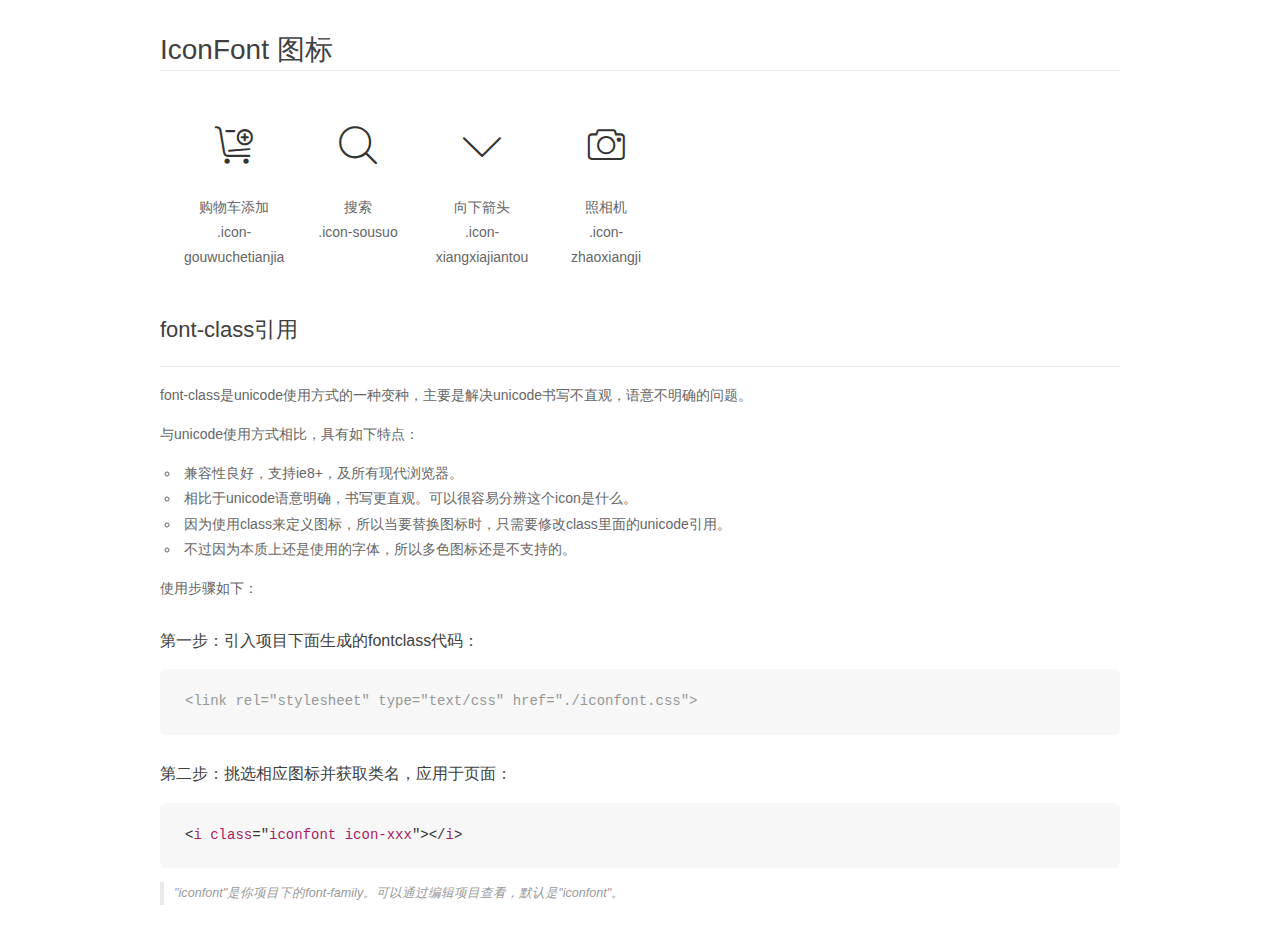
<file: iconfont/demo_fontclass.html>
<!DOCTYPE html>
<html>
<head>
    <meta charset="utf-8"/>
    <title>IconFont</title>
    <link rel="stylesheet" href="demo.css">
    <link rel="stylesheet" href="iconfont.css">
</head>
<body>
    <div class="main markdown">
        <h1>IconFont 图标</h1>
        <ul class="icon_lists clear">
            
                <li>
                <i class="icon iconfont icon-gouwuchetianjia"></i>
                    <div class="name">购物车添加</div>
                    <div class="fontclass">.icon-gouwuchetianjia</div>
                </li>
            
                <li>
                <i class="icon iconfont icon-sousuo"></i>
                    <div class="name">搜索</div>
                    <div class="fontclass">.icon-sousuo</div>
                </li>
            
                <li>
                <i class="icon iconfont icon-xiangxiajiantou"></i>
                    <div class="name">向下箭头</div>
                    <div class="fontclass">.icon-xiangxiajiantou</div>
                </li>
            
                <li>
                <i class="icon iconfont icon-zhaoxiangji"></i>
                    <div class="name">照相机</div>
                    <div class="fontclass">.icon-zhaoxiangji</div>
                </li>
            
        </ul>

        <h2 id="font-class-">font-class引用</h2>
        <hr>

        <p>font-class是unicode使用方式的一种变种，主要是解决unicode书写不直观，语意不明确的问题。</p>
        <p>与unicode使用方式相比，具有如下特点：</p>
        <ul>
        <li>兼容性良好，支持ie8+，及所有现代浏览器。</li>
        <li>相比于unicode语意明确，书写更直观。可以很容易分辨这个icon是什么。</li>
        <li>因为使用class来定义图标，所以当要替换图标时，只需要修改class里面的unicode引用。</li>
        <li>不过因为本质上还是使用的字体，所以多色图标还是不支持的。</li>
        </ul>
        <p>使用步骤如下：</p>
        <h3 id="-fontclass-">第一步：引入项目下面生成的fontclass代码：</h3>


        <pre><code class="lang-js hljs javascript"><span class="hljs-comment">&lt;link rel="stylesheet" type="text/css" href="./iconfont.css"&gt;</span></code></pre>
        <h3 id="-">第二步：挑选相应图标并获取类名，应用于页面：</h3>
        <pre><code class="lang-css hljs">&lt;<span class="hljs-selector-tag">i</span> <span class="hljs-selector-tag">class</span>="<span class="hljs-selector-tag">iconfont</span> <span class="hljs-selector-tag">icon-xxx</span>"&gt;&lt;/<span class="hljs-selector-tag">i</span>&gt;</code></pre>
        <blockquote>
        <p>"iconfont"是你项目下的font-family。可以通过编辑项目查看，默认是"iconfont"。</p>
        </blockquote>
    </div>
</body>
</html>
</file>
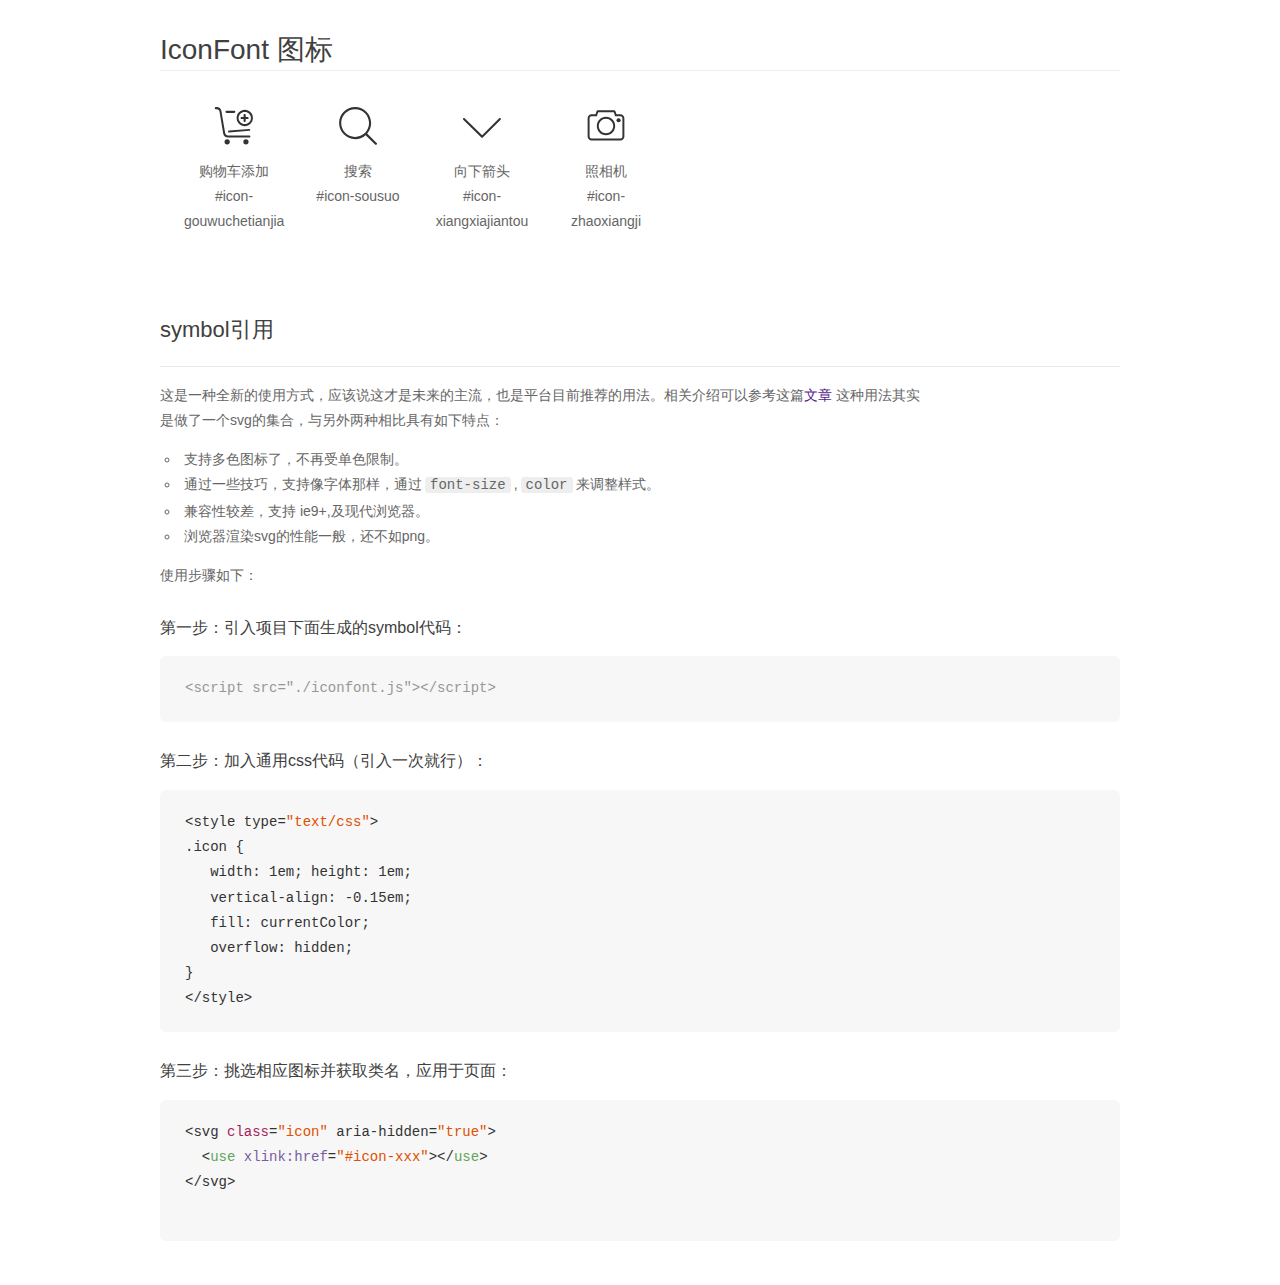
<file: iconfont/demo_symbol.html>
<!DOCTYPE html>
<html>
<head>
    <meta charset="utf-8"/>
    <title>IconFont</title>
    <link rel="stylesheet" href="demo.css">
    <script src="iconfont.js"></script>

    <style type="text/css">
        .icon {
          /* 通过设置 font-size 来改变图标大小 */
          width: 1em; height: 1em;
          /* 图标和文字相邻时，垂直对齐 */
          vertical-align: -0.15em;
          /* 通过设置 color 来改变 SVG 的颜色/fill */
          fill: currentColor;
          /* path 和 stroke 溢出 viewBox 部分在 IE 下会显示
             normalize.css 中也包含这行 */
          overflow: hidden;
        }

    </style>
</head>
<body>
    <div class="main markdown">
        <h1>IconFont 图标</h1>
        <ul class="icon_lists clear">
            
                <li>
                    <svg class="icon" aria-hidden="true">
                        <use xlink:href="#icon-gouwuchetianjia"></use>
                    </svg>
                    <div class="name">购物车添加</div>
                    <div class="fontclass">#icon-gouwuchetianjia</div>
                </li>
            
                <li>
                    <svg class="icon" aria-hidden="true">
                        <use xlink:href="#icon-sousuo"></use>
                    </svg>
                    <div class="name">搜索</div>
                    <div class="fontclass">#icon-sousuo</div>
                </li>
            
                <li>
                    <svg class="icon" aria-hidden="true">
                        <use xlink:href="#icon-xiangxiajiantou"></use>
                    </svg>
                    <div class="name">向下箭头</div>
                    <div class="fontclass">#icon-xiangxiajiantou</div>
                </li>
            
                <li>
                    <svg class="icon" aria-hidden="true">
                        <use xlink:href="#icon-zhaoxiangji"></use>
                    </svg>
                    <div class="name">照相机</div>
                    <div class="fontclass">#icon-zhaoxiangji</div>
                </li>
            
        </ul>


        <h2 id="symbol-">symbol引用</h2>
        <hr>

        <p>这是一种全新的使用方式，应该说这才是未来的主流，也是平台目前推荐的用法。相关介绍可以参考这篇<a href="">文章</a>
        这种用法其实是做了一个svg的集合，与另外两种相比具有如下特点：</p>
        <ul>
          <li>支持多色图标了，不再受单色限制。</li>
          <li>通过一些技巧，支持像字体那样，通过<code>font-size</code>,<code>color</code>来调整样式。</li>
          <li>兼容性较差，支持 ie9+,及现代浏览器。</li>
          <li>浏览器渲染svg的性能一般，还不如png。</li>
        </ul>
        <p>使用步骤如下：</p>
        <h3 id="-symbol-">第一步：引入项目下面生成的symbol代码：</h3>
        <pre><code class="lang-js hljs javascript"><span class="hljs-comment">&lt;script src="./iconfont.js"&gt;&lt;/script&gt;</span></code></pre>
        <h3 id="-css-">第二步：加入通用css代码（引入一次就行）：</h3>
        <pre><code class="lang-js hljs javascript">&lt;style type=<span class="hljs-string">"text/css"</span>&gt;
.icon {
   width: <span class="hljs-number">1</span>em; height: <span class="hljs-number">1</span>em;
   vertical-align: <span class="hljs-number">-0.15</span>em;
   fill: currentColor;
   overflow: hidden;
}
&lt;<span class="hljs-regexp">/style&gt;</span></code></pre>
        <h3 id="-">第三步：挑选相应图标并获取类名，应用于页面：</h3>
        <pre><code class="lang-js hljs javascript">&lt;svg <span class="hljs-class"><span class="hljs-keyword">class</span></span>=<span class="hljs-string">"icon"</span> aria-hidden=<span class="hljs-string">"true"</span>&gt;<span class="xml"><span class="hljs-tag">
  &lt;<span class="hljs-name">use</span> <span class="hljs-attr">xlink:href</span>=<span class="hljs-string">"#icon-xxx"</span>&gt;</span><span class="hljs-tag">&lt;/<span class="hljs-name">use</span>&gt;</span>
</span>&lt;<span class="hljs-regexp">/svg&gt;
        </span></code></pre>
    </div>
</body>
</html>
</file>
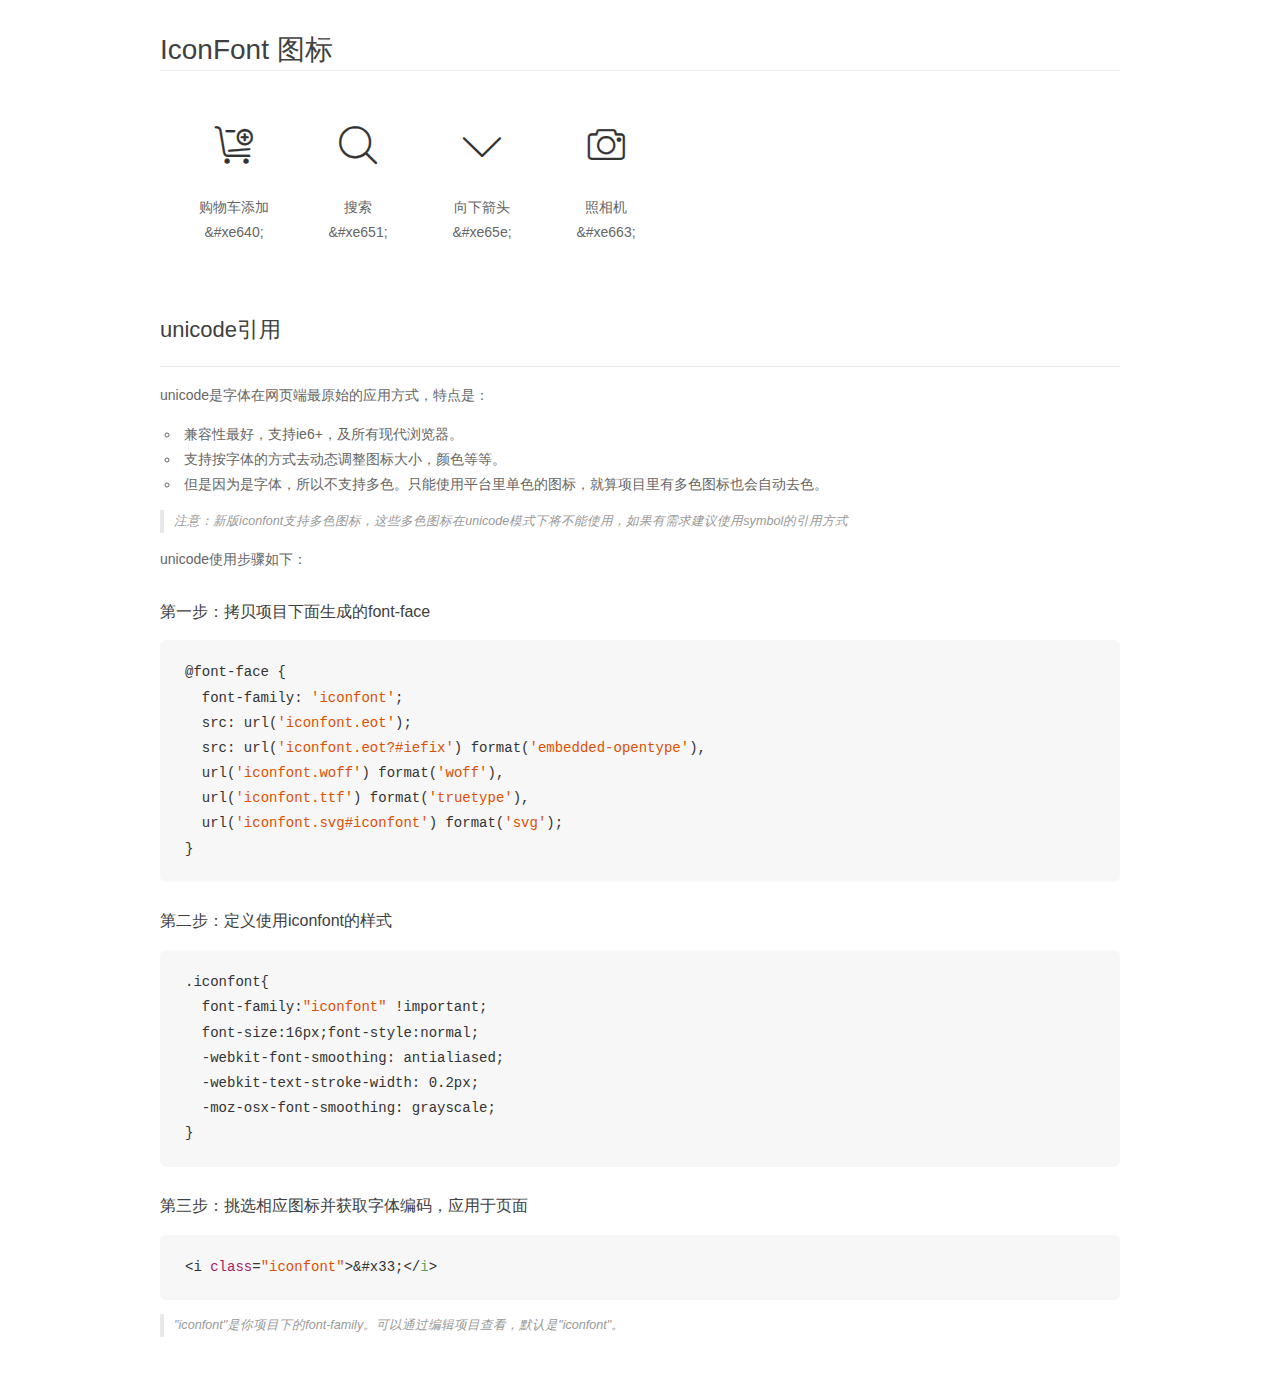
<file: iconfont/demo_unicode.html>
<!DOCTYPE html>
<html>
<head>
    <meta charset="utf-8"/>
    <title>IconFont</title>
    <link rel="stylesheet" href="demo.css">

    <style type="text/css">

        @font-face {font-family: "iconfont";
          src: url('iconfont.eot'); /* IE9*/
          src: url('iconfont.eot#iefix') format('embedded-opentype'), /* IE6-IE8 */
          url('iconfont.woff') format('woff'), /* chrome, firefox */
          url('iconfont.ttf') format('truetype'), /* chrome, firefox, opera, Safari, Android, iOS 4.2+*/
          url('iconfont.svg#iconfont') format('svg'); /* iOS 4.1- */
        }

        .iconfont {
          font-family:"iconfont" !important;
          font-size:16px;
          font-style:normal;
          -webkit-font-smoothing: antialiased;
          -webkit-text-stroke-width: 0.2px;
          -moz-osx-font-smoothing: grayscale;
        }

    </style>
</head>
<body>
    <div class="main markdown">
        <h1>IconFont 图标</h1>
        <ul class="icon_lists clear">
            
                <li>
                <i class="icon iconfont">&#xe640;</i>
                    <div class="name">购物车添加</div>
                    <div class="code">&amp;#xe640;</div>
                </li>
            
                <li>
                <i class="icon iconfont">&#xe651;</i>
                    <div class="name">搜索</div>
                    <div class="code">&amp;#xe651;</div>
                </li>
            
                <li>
                <i class="icon iconfont">&#xe65e;</i>
                    <div class="name">向下箭头</div>
                    <div class="code">&amp;#xe65e;</div>
                </li>
            
                <li>
                <i class="icon iconfont">&#xe663;</i>
                    <div class="name">照相机</div>
                    <div class="code">&amp;#xe663;</div>
                </li>
            
        </ul>
        <h2 id="unicode-">unicode引用</h2>
        <hr>

        <p>unicode是字体在网页端最原始的应用方式，特点是：</p>
        <ul>
        <li>兼容性最好，支持ie6+，及所有现代浏览器。</li>
        <li>支持按字体的方式去动态调整图标大小，颜色等等。</li>
        <li>但是因为是字体，所以不支持多色。只能使用平台里单色的图标，就算项目里有多色图标也会自动去色。</li>
        </ul>
        <blockquote>
        <p>注意：新版iconfont支持多色图标，这些多色图标在unicode模式下将不能使用，如果有需求建议使用symbol的引用方式</p>
        </blockquote>
        <p>unicode使用步骤如下：</p>
        <h3 id="-font-face">第一步：拷贝项目下面生成的font-face</h3>
        <pre><code class="lang-js hljs javascript">@font-face {
  font-family: <span class="hljs-string">'iconfont'</span>;
  src: url(<span class="hljs-string">'iconfont.eot'</span>);
  src: url(<span class="hljs-string">'iconfont.eot?#iefix'</span>) format(<span class="hljs-string">'embedded-opentype'</span>),
  url(<span class="hljs-string">'iconfont.woff'</span>) format(<span class="hljs-string">'woff'</span>),
  url(<span class="hljs-string">'iconfont.ttf'</span>) format(<span class="hljs-string">'truetype'</span>),
  url(<span class="hljs-string">'iconfont.svg#iconfont'</span>) format(<span class="hljs-string">'svg'</span>);
}
</code></pre>
        <h3 id="-iconfont-">第二步：定义使用iconfont的样式</h3>
        <pre><code class="lang-js hljs javascript">.iconfont{
  font-family:<span class="hljs-string">"iconfont"</span> !important;
  font-size:<span class="hljs-number">16</span>px;font-style:normal;
  -webkit-font-smoothing: antialiased;
  -webkit-text-stroke-width: <span class="hljs-number">0.2</span>px;
  -moz-osx-font-smoothing: grayscale;
}
</code></pre>
        <h3 id="-">第三步：挑选相应图标并获取字体编码，应用于页面</h3>
        <pre><code class="lang-js hljs javascript">&lt;i <span class="hljs-class"><span class="hljs-keyword">class</span></span>=<span class="hljs-string">"iconfont"</span>&gt;&amp;#x33;<span class="xml"><span class="hljs-tag">&lt;/<span class="hljs-name">i</span>&gt;</span></span></code></pre>

        <blockquote>
        <p>"iconfont"是你项目下的font-family。可以通过编辑项目查看，默认是"iconfont"。</p>
        </blockquote>
    </div>


</body>
</html>
</file>
<file: css/base.css>
﻿body,p,h1,h2,h3,h4,h5,h6,ul,ol,dl,li,dd,dt {
    margin: 0;
    padding: 0;
    list-style: none;

    color: #696a67;
    font-family: "微软雅黑";
    font-size: 14px;
}
a {
    text-decoration: none;
    color: #6a6b68;
}

img,input {
    vertical-align: middle;
    border: 0 none;
    outline-style: none;
    padding: 0;
    margin: 0;

}
 .claerfix::after {
     content: "";
     display: block;
     clear: both;
     height: 0;
     line-height: 0;
     visibility: hidden;
 }
 .claerfix {
     zoom: 1;
 }
 .left {
     float: left;
 }
 .right {
     float: right;
 }
.w {
    width: 1190px;
    margin: 0 auto;
}
</file>
<file: css/header.css>
/* .header {

} */


/* 头部广告---------------- */


.header .top_banner {
    height: 80px;
    background-color: #000; 
}
.header .top_banner .w {
    position: relative;
}
.close {
    width: 20px;
    height: 20px;
    color: white;
    background-color: #818181;
    text-align: center;
    line-height: 20px;
    position: absolute;
    right: 0;
    top: 10px;
    /* 设置鼠标放上去变是手 */
    cursor: pointer;
}
.close:hover {
    background-color: rgba(255, 255, 255, 0.3);
}





/* 顶部导航 */



.top_nav {
    height:30px ;
    background-color: #e5e6e3;
    border-bottom: 1px solid  #cbcbcb;
    line-height:30px;
}
.top_nav .line {
    height: 15px;
    width: 2px;
    background-color: #cecfc5;
    margin:6px 15px 0 15px;
}
.top_nav .iconfont {
    margin-left: 5px;
}





/* 搜索栏--------------- */



.search {
    height: 105px;
    /* background-color: aqua; */
}
.search .logo {
    margin-top:27px ;
}
.search .search_box {
    border: 1px solid red;
    margin-top: 27px;
    margin-left: 212px;
    padding-left: 10px;
    box-sizing: border-box;
    position: relative;
}
.st {
    width: 445px;
    height: 32px;
}
.sb {
    height: 32px;
    width: 60px;
    background-color: red;
}
.search .icon-sousuo {
    position: absolute;
    right: 20px;
    top: 50%;
    margin-top: -8px;
    color: #fff;
}


/* 购物车-------------- */



.buy_car {
    height: 32px;
    width:188px ;
    margin-top: 27px;
    margin-left: 81px;
    text-align: center;
    line-height: 32px;
    border:1px solid #cacaca ;
    position: relative;
}
.buy_car a {
    color: #656565;
}
.buy_car .icon-gouwuchetianjia {
    color: red;
}
.buy_car  span {
    display: block;
    height: 18px;
    line-height: 18px;
    width: 18px;
    background-color: red;
    color: #fff;
    border-radius: 9px 9px 9px 0;
    position: absolute;
    top:-9px;
    right: 20px;
}
.cheap {
    margin-left: 212px;
    margin-top: 5px;
}
.cheap a {
    font-size: 12px;
}
.cheap .left {
    margin-right: 15px;
}



/* 商品 */



.content1 {
    height: 45px;
    border-bottom: 2px solid #ca0100;
}
.content1 .shangpin {
    height: 45px ;
    width: 210px;
}
.content1 .shangpin p {
    height:45px ;
    width: 210px;
    text-align: center;
    line-height:45px ;
    background-color: #c90000;
    color:#fff ;
    font-size: 20px;
    font-weight: 700;
}
.content1 .list {
    height:463px ;
    width: 210px;
    background-color:#e20200;
    overflow: hidden;
    
}
.content1 .list span {
    font-family: "宋体";
}
.content1 .list ul li a {
    height: 31px;
    line-height: 31px;
    color: #fff;
    display: block;
    padding: 0 16px;
}

.content1 .list a:hover {
    background-color:blue;
}
.con_nav ul {
    margin-left: 63px;
    margin-bottom: 13px;
}
.con_nav ul  li a {
    font-size: 20px;
    font-weight: 700;
    margin-right: 22px;
}
</file>
<file: css/footer.css>
/* 上------------------------- */

.footer {
    background-color: #dfdfda;
    margin-top: 30px;
}
.footer1 {
    height: 110px;
    border-bottom: 1px solid #cdcdc8;
    padding-top: 37px;
    padding-left: 42px;
    box-sizing: border-box;
}
.footer1 .footer1_1 {
    height: 51px;
    width: 229px;
}
.zheng {
    height: 53px;
    width: 51px;
    background-color: red;
    background: url("../img/icons.png") no-repeat -253px 0;
}
.footer1_1 .text p:nth-child(1) {
    font-size: 16px;
    font-weight: 700;
    margin-bottom: 10px;
}


/* 中---------------------------------- */

.footer2 {
    height: 190px;
    border-bottom: 1px solid #cdcdc8;
    overflow: hidden;
}
.footer2 .lis {
    margin-top: 22px;
    margin-left: 42px;
}
.footer2 .lis dl {
    margin-right: 120px;
}
.footer2 .lis :nth-child(6) {
    margin-right: 0;
    text-align: center;
}
.footer2 .lis dl dt {
    margin-bottom: 2px;
}
.footer2 .lis dl dd {
    font-size: 18px;
    margin-bottom: 10px;

}


/* 下--------------------------- */




.footer3 p {
    text-align: center;
    margin-top: 10px;
}
</file>
<file: css/index.css>
.bgc {
    background:url("../uploads/jd_bg.png") no-repeat;
    background-position: -200px 50px;

}
.banner {
    margin-top: 6px;
    height: 455px;
}
.banner_zuo {
    margin-left:214px;
    margin-right: 3px;
}
.banner_you {
    width: 250px;
    height: 453px;
    border: 1px solid #ccc;

}
.banner_you .shang {
    height: 31px;
    border-bottom: 1px dashed #ccc;
    padding:5px 10px ;
    box-sizing: border-box;
}
.banner_you .shang {
    font-weight: 700;
}
.banner_you .zhong {
    height: 127px;
    padding: 12px 18px;
    box-sizing: border-box;
}
.banner_you .zhong ul li {
    margin-bottom: 3px;
}
.banner_you .xia {
    height: 209px;
}
.banner_you .xia table {
    height: 209px;
    width: 252px;
    border-collapse: collapse;
    text-align: center;
    margin-left: -1px;
}
.banner_you .xia table tr,
.banner_you .xia table td {
    border: 1px solid #ccc;
}
.banner_you .xia table i {
    font-size: 24px;
    color: red;
}
.banner_you .zuixia {
    margin-top: 9px;
}











/* 推荐 ------------------------------*/





.content_tuijian {
    height: 161px;
    margin-top: 20px;
}
.content_tuijian .content_one {
    height: 100%;
    width:200px ;
    background-color: #60504c;
    text-align: center;
    padding-top: 20px;
    box-sizing: border-box;
}
.content_tuijian .content_one p {
    font-size: 20px;
    color: #fff;
    margin-top: 20px;
}
.content_two .biankuang {
    margin-top: 5px;
    border-right: 1px solid #ccc;
    height:143px ;
    width: 246px;
}
.content_two .la {
    border-right: none;
}
.content_two .biankuang img {
    width: 246px;
}
.content_two {
    height:161px ;
    width: 990px;
    background-color:#ebebeb ;
}


/* 标题-------------- */


.content_dianqi {
    margin-top: 20px;
}
.content_dianqi .title {
    height: 26px;
    border-bottom: 2px solid red;
    
}
.content_dianqi .title span {
    font-size: 16px;
}
.content_dianqi ul .line {
    width: 1px;
    height: 10px;
    background-color: #ccc;
    margin: 5px 12px;
}



.content_dianqi .tupian {
    overflow: hidden;
}
.tupian .t_z li {
    text-align: center;
    width: 81px;
    height: 20px;
    border-bottom: 1px solid #ccc;
    margin-right: 5px;
}
.tupian .t_z li a {
    font-size: 12px;
}
.tupian .t_z_z .list1 {
    height: 69px;
    width: 188px;
    margin-top: 10px;
}
.tupian .t_z_z {
    height: 361px;
    width: 188px;
}
.tupian .t_z_z .sanxing {
    margin-top: 20px;
}

.tupian .t_z_y {
    height: 360px;
    width: 329px;
    margin-left: 13px;
}




.tupian .t_y ul .t_y_1 {
    height: 180px;
    width: 219px;
    border-bottom: 1px solid #ccc;
}
.tupian .t_y ul .t_y_2 {
    height: 359px;
    width:220px ;
    border-left: 1px solid #ccc;
    border-right: 1px solid #ccc;
}



/* 大牌日 */
.beijing {
    /* height:590px ; */
    /* background: url("../uploads/bg.png") no-repeat;
    background-position: center;*/
    margin-top: 30px; 
    text-align: center;
}
.beijing  {
    position: relative;
}
.beijing .fenkuai1 {
    position: absolute;
    top: 150px;
    left: 160px;
}
.beijing .fenkuai1 a {
    margin-right: 5px;
}
.beijing .fenkuai2 a {
    margin-right: 5px;
}
.beijing .fenkuai2 {
    position: absolute;
    top: 368px;
    left: 160px;
}
.beijing .fenkuai3{
    position: absolute;
    top: 150px;
    right: 170px;

}
.beijing .fenkuai3 a {
    display: block;
    margin-bottom: 10px; 
}
</file>
<file: iconfont/iconfont.css>
@font-face {font-family: "iconfont";
  src: url('iconfont.eot?t=1534382222048'); /* IE9*/
  src: url('iconfont.eot?t=1534382222048#iefix') format('embedded-opentype'), /* IE6-IE8 */
  url('[data-uri]') format('woff'),
  url('iconfont.ttf?t=1534382222048') format('truetype'), /* chrome, firefox, opera, Safari, Android, iOS 4.2+*/
  url('iconfont.svg?t=1534382222048#iconfont') format('svg'); /* iOS 4.1- */
}

.iconfont {
  font-family:"iconfont" !important;
  font-size:16px;
  font-style:normal;
  -webkit-font-smoothing: antialiased;
  -moz-osx-font-smoothing: grayscale;
}

.icon-gouwuchetianjia:before { content: "\e640"; }

.icon-sousuo:before { content: "\e651"; }

.icon-xiangxiajiantou:before { content: "\e65e"; }

.icon-zhaoxiangji:before { content: "\e663"; }
</file>
<file: css/list.css>
.shangpin {
    overflow: hidden;
}
.shangpin:hover {
    overflow: visible;
}


.center_title {
    height: 49px;
    line-height: 49px;
}

.center_title ul li:nth-child(3) {
    height: 27px;
    width: 56px;
    border: 1px solid #ccc;
    line-height: 27px;
    text-align: center;
    margin-top: 10px;
}
.center_title ul li:nth-child(5) {
    height: 27px;
    width: 56px;
    border: 1px solid #ccc;
    line-height: 27px;
    text-align: center;
    margin-top: 10px;
}

.pinpai {
    border-top: 1px solid #ccc;
    border-bottom: 1px solid #ccc;
}
.pinpai h3 {
    height: 120px;
    width:110px ;
    background-color: #f3f3f3;
    padding-top: 5px;
    padding-left: 5px;
    box-sizing: border-box;
}
.pinpai ul {
    width: 744px;
    margin-left: 4px;
    margin-top: 2px;
}
.pinpai ul li {
    height: 56px;
    width: 122px;
    line-height: 56px;
    border: 1px solid #ccc;
}
.fenbianlv {
    height: 34px;
    border-bottom: 1px solid #ccc;
}
.fenbianlv h3 {
    height: 34px;
    width:110px ;
    background-color: #f3f3f3;
    padding-top: 7px;
    padding-left: 5px;
    box-sizing: border-box;
}
.fenbianlv ul {
    height: 34px;
    line-height: 34px;
} 
.fenbianlv ul li {
    margin-right: 5px;
}
.fenbianlv ul li a {
    color: blue;
}

.zhongbu {
    margin-top: 30px;
}
.le_shop {
    width: 175px;
    height: 1455px;
    border: 1px solid #ccc;
}
.le_shop h4 {
    padding-top: 14px;
    padding-left: 11px;
}
.nby {
    height: 277px;
    width: 160px;
    margin: 10px auto;
}
.nby .one {
    margin-top: 10px;
    margin-bottom: 10px;
}
.nby p:nth-child(5) {
    margin-top: 5px;
    font-size: 12px;
}



.ri_shop .tit {
    height: 36px;
    width: 1000px;
    background-color: #f1f1f1;
    line-height: 36px;
    padding: 5px 0;
    box-sizing: border-box;
}
.ri_shop .tit ul li {
    height: 26px;
    width: 55px;
    background-color: #de3c3a;
    line-height: 26px;
    text-align: center;
    margin-right: 5px;
}
.ri_shop .tit ul li a {
    color: #fff;
}

.you {
    width: 1000px;
    /* background-color: aqua; */
    height: 1000px;
}
.you .phi {
    height: 445px;
    width:220px ;
    margin-right: 40px;
    margin-top: 15px;
} 
.you .phi:nth-child(4n) {
    margin-right: 0;
}

.you .phi a:nth-child(2) img {
    border: 2px solid #cdd3ce;
    margin-top: 5px;
}
.you .phi p:nth-child(3) {
    color: red;
    font-size: 16px;
    margin-top: 15px;
}
.you .phi p:nth-child(4) {
    color: #8c6f98;
    font-size: 12px;
    margin-top: 30px;
}
.you .phi p:nth-child(5) {
    font-size: 12px;  
    margin-top: 10px;
}
.you .phi p:nth-child(6) {
    font-size: 13px;  
    margin-top: 5px;
    margin-bottom: 15px;
}
.you .phi span {
    display: inline-block;
    padding: 3px 5px;
    color: #fff;
    background-color: red;
}
</file>
<file: iconfont/demo.css>
*{margin: 0;padding: 0;list-style: none;}
/*
KISSY CSS Reset
理念：1. reset 的目的不是清除浏览器的默认样式，这仅是部分工作。清除和重置是紧密不可分的。
2. reset 的目的不是让默认样式在所有浏览器下一致，而是减少默认样式有可能带来的问题。
3. reset 期望提供一套普适通用的基础样式。但没有银弹，推荐根据具体需求，裁剪和修改后再使用。
特色：1. 适应中文；2. 基于最新主流浏览器。
维护：玉伯<lifesinger@gmail.com>, 正淳<ragecarrier@gmail.com>
 */

/** 清除内外边距 **/
body, h1, h2, h3, h4, h5, h6, hr, p, blockquote, /* structural elements 结构元素 */
dl, dt, dd, ul, ol, li, /* list elements 列表元素 */
pre, /* text formatting elements 文本格式元素 */
form, fieldset, legend, button, input, textarea, /* form elements 表单元素 */
th, td /* table elements 表格元素 */ {
  margin: 0;
  padding: 0;
}

/** 设置默认字体 **/
body,
button, input, select, textarea /* for ie */ {
  font: 12px/1.5 tahoma, arial, \5b8b\4f53, sans-serif;
}
h1, h2, h3, h4, h5, h6 { font-size: 100%; }
address, cite, dfn, em, var { font-style: normal; } /* 将斜体扶正 */
code, kbd, pre, samp { font-family: courier new, courier, monospace; } /* 统一等宽字体 */
small { font-size: 12px; } /* 小于 12px 的中文很难阅读，让 small 正常化 */

/** 重置列表元素 **/
ul, ol { list-style: none; }

/** 重置文本格式元素 **/
a { text-decoration: none; }
a:hover { text-decoration: underline; }


/** 重置表单元素 **/
legend { color: #000; } /* for ie6 */
fieldset, img { border: 0; } /* img 搭车：让链接里的 img 无边框 */
button, input, select, textarea { font-size: 100%; } /* 使得表单元素在 ie 下能继承字体大小 */
/* 注：optgroup 无法扶正 */

/** 重置表格元素 **/
table { border-collapse: collapse; border-spacing: 0; }

/* 清除浮动 */
.ks-clear:after, .clear:after {
  content: '\20';
  display: block;
  height: 0;
  clear: both;
}
.ks-clear, .clear {
  *zoom: 1;
}

.main {
  padding: 30px 100px;
width: 960px;
margin: 0 auto;
}
.main h1{font-size:36px; color:#333; text-align:left;margin-bottom:30px; border-bottom: 1px solid #eee;}

.helps{margin-top:40px;}
.helps pre{
  padding:20px;
  margin:10px 0;
  border:solid 1px #e7e1cd;
  background-color: #fffdef;
  overflow: auto;
}

.icon_lists{
  width: 100% !important;

}

.icon_lists li{
  float:left;
  width: 100px;
  height:180px;
  text-align: center;
  list-style: none !important;
}
.icon_lists .icon{
  font-size: 42px;
  line-height: 100px;
  margin: 10px 0;
  color:#333;
  -webkit-transition: font-size 0.25s ease-out 0s;
  -moz-transition: font-size 0.25s ease-out 0s;
  transition: font-size 0.25s ease-out 0s;

}
.icon_lists .icon:hover{
  font-size: 100px;
}



.markdown {
  color: #666;
  font-size: 14px;
  line-height: 1.8;
}

.highlight {
  line-height: 1.5;
}

.markdown img {
  vertical-align: middle;
  max-width: 100%;
}

.markdown h1 {
  color: #404040;
  font-weight: 500;
  line-height: 40px;
  margin-bottom: 24px;
}

.markdown h2,
.markdown h3,
.markdown h4,
.markdown h5,
.markdown h6 {
  color: #404040;
  margin: 1.6em 0 0.6em 0;
  font-weight: 500;
  clear: both;
}

.markdown h1 {
  font-size: 28px;
}

.markdown h2 {
  font-size: 22px;
}

.markdown h3 {
  font-size: 16px;
}

.markdown h4 {
  font-size: 14px;
}

.markdown h5 {
  font-size: 12px;
}

.markdown h6 {
  font-size: 12px;
}

.markdown hr {
  height: 1px;
  border: 0;
  background: #e9e9e9;
  margin: 16px 0;
  clear: both;
}

.markdown p,
.markdown pre {
  margin: 1em 0;
}

.markdown > p,
.markdown > blockquote,
.markdown > .highlight,
.markdown > ol,
.markdown > ul {
  width: 80%;
}

.markdown ul > li {
  list-style: circle;
}

.markdown > ul li,
.markdown blockquote ul > li {
  margin-left: 20px;
  padding-left: 4px;
}

.markdown > ul li p,
.markdown > ol li p {
  margin: 0.6em 0;
}

.markdown ol > li {
  list-style: decimal;
}

.markdown > ol li,
.markdown blockquote ol > li {
  margin-left: 20px;
  padding-left: 4px;
}

.markdown code {
  margin: 0 3px;
  padding: 0 5px;
  background: #eee;
  border-radius: 3px;
}

.markdown pre {
  border-radius: 6px;
  background: #f7f7f7;
  padding: 20px;
}

.markdown pre code {
  border: none;
  background: #f7f7f7;
  margin: 0;
}

.markdown strong,
.markdown b {
  font-weight: 600;
}

.markdown > table {
  border-collapse: collapse;
  border-spacing: 0px;
  empty-cells: show;
  border: 1px solid #e9e9e9;
  width: 95%;
  margin-bottom: 24px;
}

.markdown > table th {
  white-space: nowrap;
  color: #333;
  font-weight: 600;

}

.markdown > table th,
.markdown > table td {
  border: 1px solid #e9e9e9;
  padding: 8px 16px;
  text-align: left;
}

.markdown > table th {
  background: #F7F7F7;
}

.markdown blockquote {
  font-size: 90%;
  color: #999;
  border-left: 4px solid #e9e9e9;
  padding-left: 0.8em;
  margin: 1em 0;
  font-style: italic;
}

.markdown blockquote p {
  margin: 0;
}

.markdown .anchor {
  opacity: 0;
  transition: opacity 0.3s ease;
  margin-left: 8px;
}

.markdown .waiting {
  color: #ccc;
}

.markdown h1:hover .anchor,
.markdown h2:hover .anchor,
.markdown h3:hover .anchor,
.markdown h4:hover .anchor,
.markdown h5:hover .anchor,
.markdown h6:hover .anchor {
  opacity: 1;
  display: inline-block;
}

.markdown > br,
.markdown > p > br {
  clear: both;
}


.hljs {
  display: block;
  background: white;
  padding: 0.5em;
  color: #333333;
  overflow-x: auto;
}

.hljs-comment,
.hljs-meta {
  color: #969896;
}

.hljs-string,
.hljs-variable,
.hljs-template-variable,
.hljs-strong,
.hljs-emphasis,
.hljs-quote {
  color: #df5000;
}

.hljs-keyword,
.hljs-selector-tag,
.hljs-type {
  color: #a71d5d;
}

.hljs-literal,
.hljs-symbol,
.hljs-bullet,
.hljs-attribute {
  color: #0086b3;
}

.hljs-section,
.hljs-name {
  color: #63a35c;
}

.hljs-tag {
  color: #333333;
}

.hljs-title,
.hljs-attr,
.hljs-selector-id,
.hljs-selector-class,
.hljs-selector-attr,
.hljs-selector-pseudo {
  color: #795da3;
}

.hljs-addition {
  color: #55a532;
  background-color: #eaffea;
}

.hljs-deletion {
  color: #bd2c00;
  background-color: #ffecec;
}

.hljs-link {
  text-decoration: underline;
}

pre{
  background: #fff;
}
</file>
